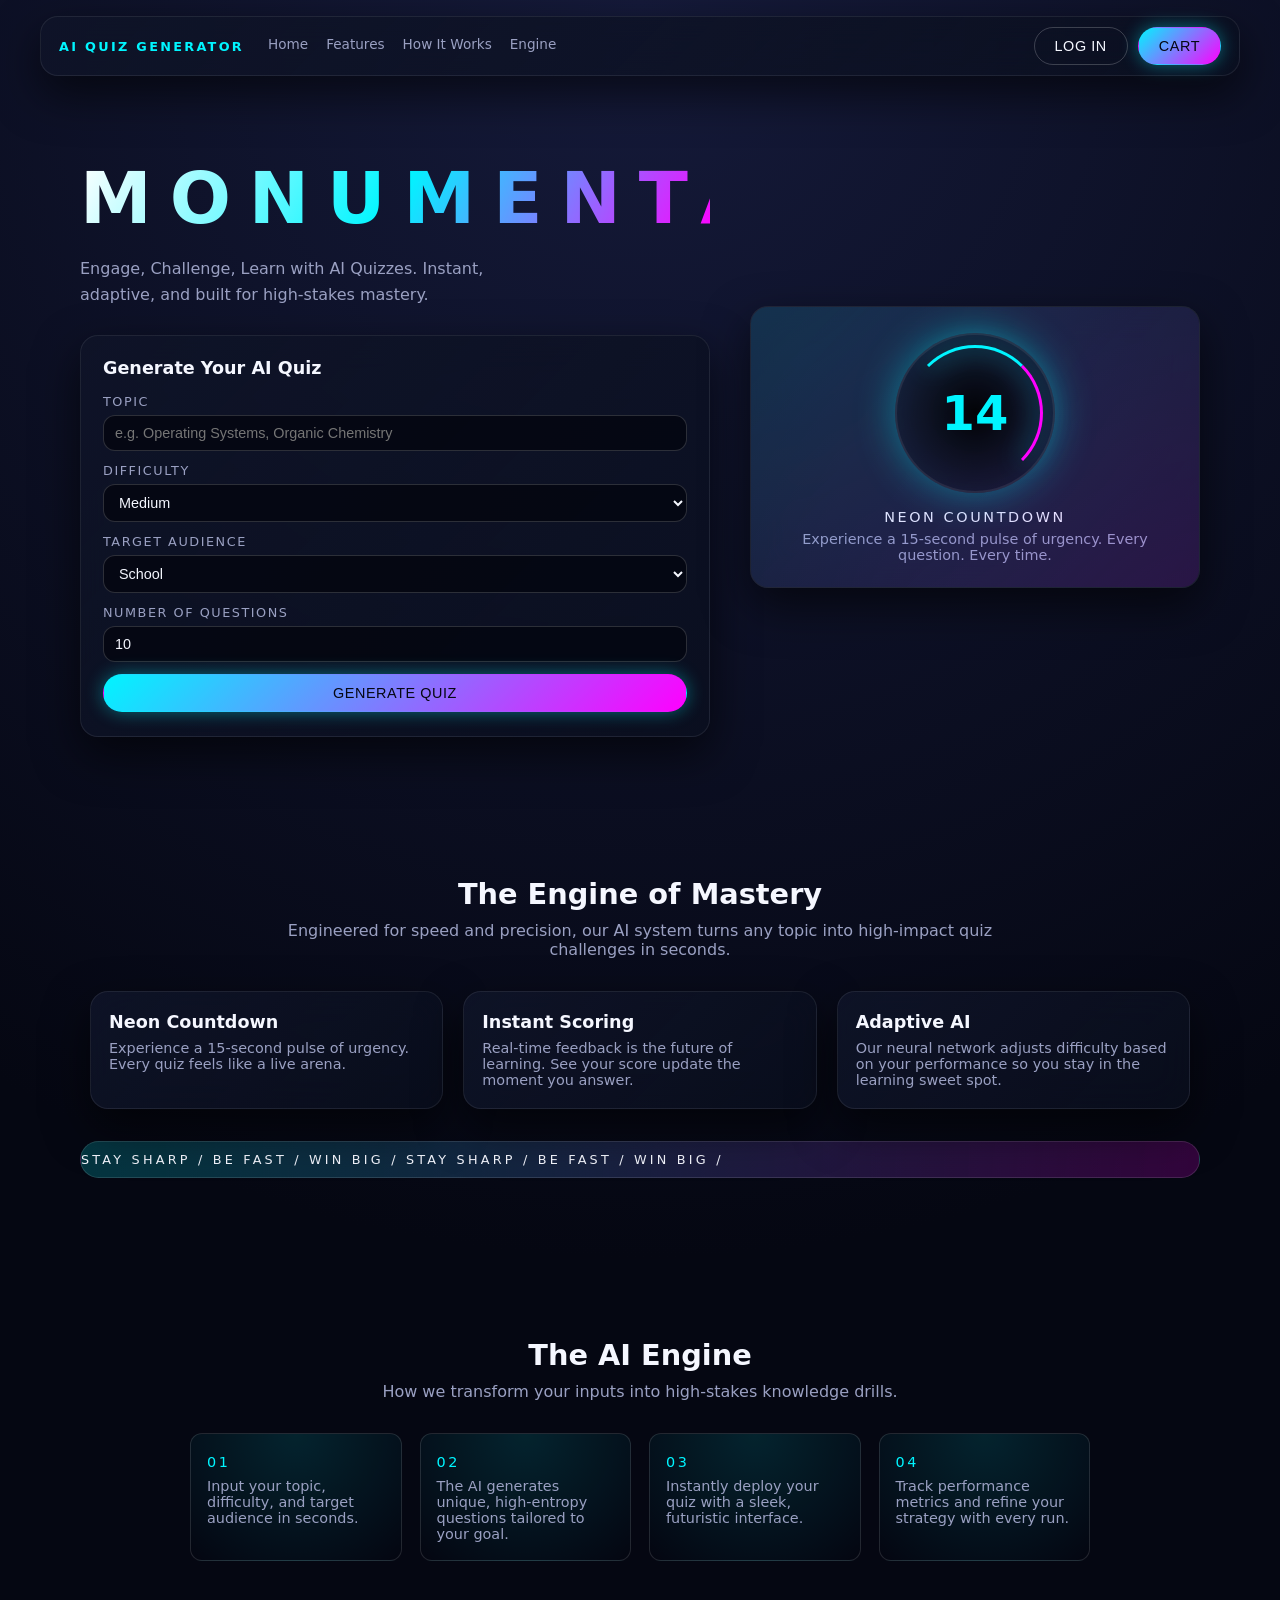
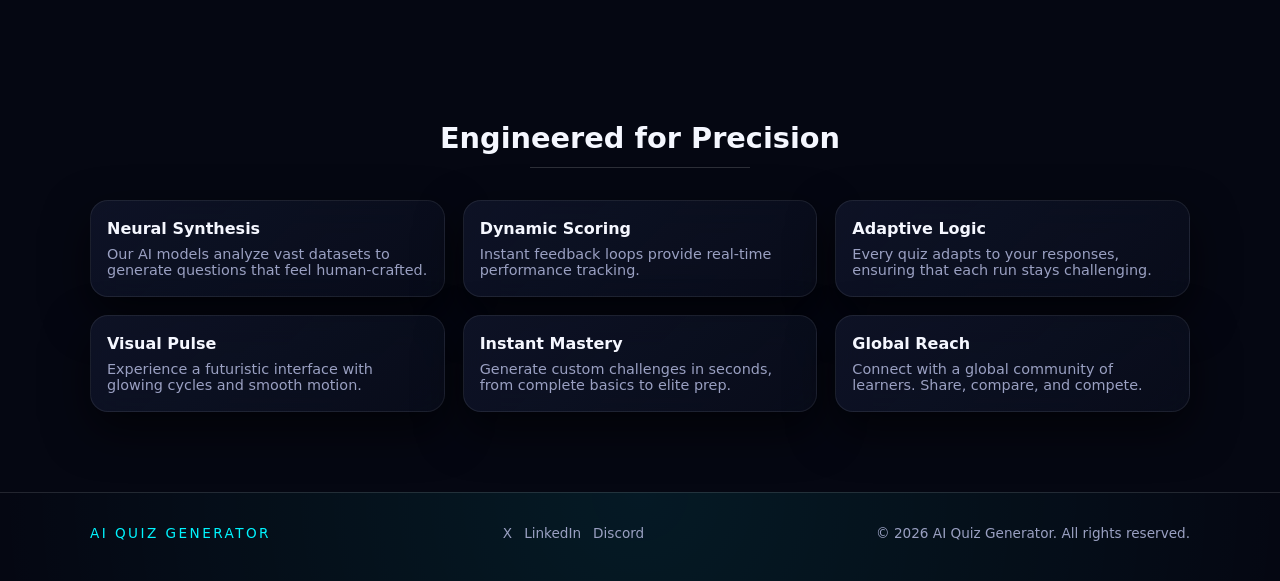
<file: sample 1/index.html>
<!DOCTYPE html>
<html lang="en">
<head>
  <meta charset="UTF-8" />
  <title>AI Quiz Generator</title>
  <meta name="viewport" content="width=device-width, initial-scale=1" />
  <link rel="stylesheet" href="styles.css" />
</head>
<body>
  <!-- HEADER (matches: Header) -->
  <header class="site-header glass">
    <div class="logo">AI QUIZ GENERATOR</div>
    <nav class="main-nav">
      <a href="#hero">Home</a>
      <a href="#features">Features</a>
      <a href="#how-it-works">How It Works</a>
      <a href="#engine">Engine</a>
    </nav>
    <div class="header-actions">
      <button class="btn ghost">Log In</button>
      <button class="btn primary">Cart</button>
    </div>
  </header>

  <!-- HERO (matches: Hero section text + form + image) -->
  <section id="hero" class="hero-section">
    <div class="hero-inner">
      <div class="hero-copy">
        <h1 class="hero-title">MONUMENTAL</h1>
        <p class="hero-subtitle">
          Engage, Challenge, Learn with AI Quizzes. Instant, adaptive, and built for high‑stakes mastery.
        </p>

        <!-- This mirrors your Wix form: topic, difficulty, audience, etc. -->
        <form class="hero-form glass" id="quiz-setup-form">
          <h2>Generate Your AI Quiz</h2>

          <label>
            Topic
            <input
              type="text"
              name="topic"
              placeholder="e.g. Operating Systems, Organic Chemistry"
              required
            />
          </label>

          <label>
            Difficulty
            <select name="difficulty" required>
              <option value="easy">Easy</option>
              <option value="medium" selected>Medium</option>
              <option value="hard">Hard</option>
            </select>
          </label>

          <label>
            Target Audience
            <select name="audience" required>
              <option value="school">School</option>
              <option value="college">College</option>
              <option value="competitive">Competitive Exams</option>
              <option value="corporate">Corporate Training</option>
            </select>
          </label>

          <label>
            Number of Questions
            <input
              type="number"
              name="questions"
              min="5"
              max="50"
              value="10"
              required
            />
          </label>

          <button type="submit" class="btn primary full-width">
            Generate Quiz
          </button>
        </form>
      </div>

      <!-- Right side: visual that stands in for your hero image + countdown -->
      <div class="hero-visual glass">
        <div class="countdown-ring">
          <span id="countdown">15</span>
        </div>
        <p class="countdown-label">Neon Countdown</p>
        <p class="countdown-text">
          Experience a 15‑second pulse of urgency. Every question. Every time.
        </p>
      </div>
    </div>
  </section>

  <!-- FEATURES (matches: “The Engine of Mastery” + 3 feature blocks + running text) -->
  <section id="features" class="section features-section">
    <header class="section-header">
      <h2>The Engine of Mastery</h2>
      <p>
        Engineered for speed and precision, our AI system turns any topic into
        high‑impact quiz challenges in seconds.
      </p>
    </header>

    <div class="features-grid">
      <article class="feature-card glass">
        <h3>Neon Countdown</h3>
        <p>
          Experience a 15‑second pulse of urgency. Every quiz feels like a live arena.
        </p>
      </article>
      <article class="feature-card glass">
        <h3>Instant Scoring</h3>
        <p>
          Real‑time feedback is the future of learning. See your score update the moment you answer.
        </p>
      </article>
      <article class="feature-card glass">
        <h3>Adaptive AI</h3>
        <p>
          Our neural network adjusts difficulty based on your performance so you stay in the learning sweet spot.
        </p>
      </article>
    </div>

    <div class="marquee">
      <div class="marquee-inner">
        STAY SHARP / BE FAST / WIN BIG / STAY SHARP / BE FAST / WIN BIG /
      </div>
    </div>
  </section>

  <!-- HOW IT WORKS (matches: “The AI Engine” 01–04 steps) -->
  <section id="how-it-works" class="section how-section">
    <header class="section-header">
      <h2>The AI Engine</h2>
      <p>How we transform your inputs into high‑stakes knowledge drills.</p>
    </header>

    <div class="steps">
      <div class="step">
        <span class="step-number">01</span>
        <p class="step-text">
          Input your topic, difficulty, and target audience in seconds.
        </p>
      </div>
      <div class="step">
        <span class="step-number">02</span>
        <p class="step-text">
          The AI generates unique, high‑entropy questions tailored to your goal.
        </p>
      </div>
      <div class="step">
        <span class="step-number">03</span>
        <p class="step-text">
          Instantly deploy your quiz with a sleek, futuristic interface.
        </p>
      </div>
      <div class="step">
        <span class="step-number">04</span>
        <p class="step-text">
          Track performance metrics and refine your strategy with every run.
        </p>
      </div>
    </div>
  </section>

  <!-- ENGINEERED FOR PRECISION (matches: “Engineered for Precision” + 6 feature rows) -->
  <section id="engine" class="section engine-section">
    <header class="section-header">
      <h2>Engineered for Precision</h2>
      <hr />
    </header>

    <div class="engine-grid">
      <article class="engine-card glass">
        <h3>Neural Synthesis</h3>
        <p>
          Our AI models analyze vast datasets to generate questions that feel human‑crafted.
        </p>
      </article>
      <article class="engine-card glass">
        <h3>Dynamic Scoring</h3>
        <p>
          Instant feedback loops provide real‑time performance tracking.
        </p>
      </article>
      <article class="engine-card glass">
        <h3>Adaptive Logic</h3>
        <p>
          Every quiz adapts to your responses, ensuring that each run stays challenging.
        </p>
      </article>
      <article class="engine-card glass">
        <h3>Visual Pulse</h3>
        <p>
          Experience a futuristic interface with glowing cycles and smooth motion.
        </p>
      </article>
      <article class="engine-card glass">
        <h3>Instant Mastery</h3>
        <p>
          Generate custom challenges in seconds, from complete basics to elite prep.
        </p>
      </article>
      <article class="engine-card glass">
        <h3>Global Reach</h3>
        <p>
          Connect with a global community of learners. Share, compare, and compete.
        </p>
      </article>
    </div>
  </section>

  <!-- FOOTER (matches: logo + name + social + © text) -->
  <footer class="site-footer">
    <div class="footer-inner">
      <div class="footer-brand">AI QUIZ GENERATOR</div>
      <div class="footer-social">
        <a href="#">X</a>
        <a href="#">LinkedIn</a>
        <a href="#">Discord</a>
      </div>
      <div class="footer-copy">
        © 2026 AI Quiz Generator. All rights reserved.
      </div>
    </div>
  </footer>

  <script src="script.js"></script>
</body>
</html>
</file>
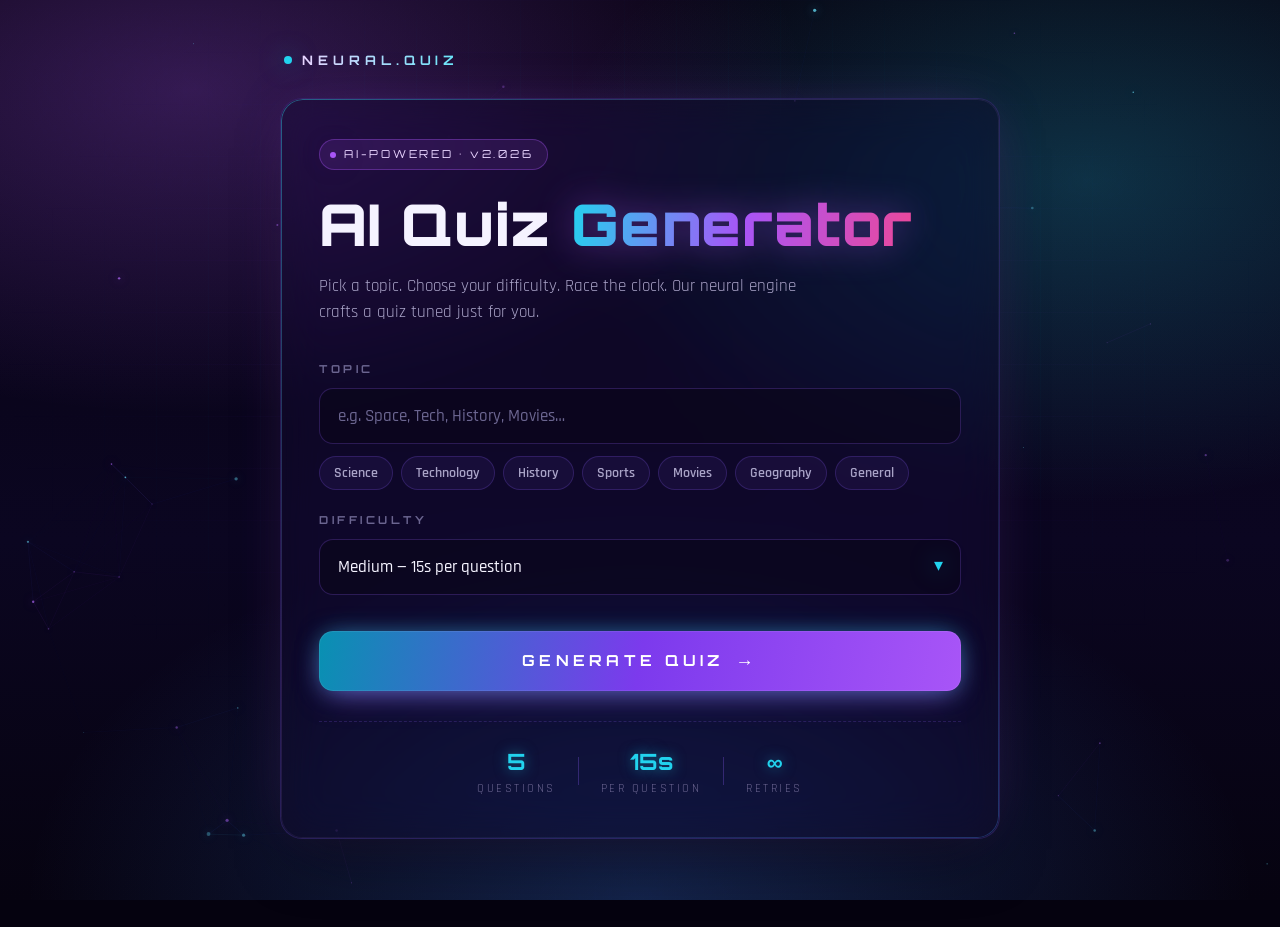
<file: sample 2/index.html>
<!doctype html>
<html lang="en">
<head>
    <meta charset="utf-8" />
    <meta name="viewport" content="width=device-width, initial-scale=1" />
    <meta name="theme-color" content="#06010f" />
    <title>AI Quiz Generator — Neon Edition</title>
    <link rel="preconnect" href="https://fonts.googleapis.com" />
    <link rel="preconnect" href="https://fonts.gstatic.com" crossorigin />
    <link href="https://fonts.googleapis.com/css2?family=Orbitron:wght@500;700;900&family=Rajdhani:wght@400;500;600;700&display=swap" rel="stylesheet" />

    <style>
        :root {
            --bg-deep:        #05020f;
            --panel:          rgba(18, 12, 42, 0.45);
            --panel-border:   rgba(139, 92, 246, 0.22);
            --neon-cyan:      #22d3ee;
            --neon-blue:      #3b82f6;
            --neon-purple:    #a855f7;
            --neon-pink:      #ec4899;
            --neon-green:     #22c55e;
            --neon-red:       #ef4444;
            --text-primary:   #f5f3ff;
            --text-secondary: #a9a3c7;
            --text-muted:     #6b6590;
            --radius-lg: 22px;
            --radius-md: 14px;
            --font-display: 'Orbitron', 'Rajdhani', sans-serif;
            --font-body:    'Rajdhani', 'Orbitron', sans-serif;
        }
        * { box-sizing: border-box; margin: 0; padding: 0; }
        *::selection { background: var(--neon-cyan); color: #05020f; }
        html, body {
            min-height: 100vh;
            background: var(--bg-deep);
            color: var(--text-primary);
            font-family: var(--font-body);
            font-size: 16px;
            line-height: 1.55;
            overflow-x: hidden;
        }
        body { position: relative; min-height: 100vh; }

        .bg-layer { position: fixed; inset: 0; pointer-events: none; z-index: 0; }
        .bg-gradient {
            background:
                radial-gradient(ellipse 80% 60% at 15% 10%, rgba(168, 85, 247, 0.28), transparent 60%),
                radial-gradient(ellipse 70% 60% at 85% 20%, rgba(34, 211, 238, 0.22), transparent 60%),
                radial-gradient(ellipse 80% 70% at 50% 100%, rgba(59, 130, 246, 0.25), transparent 60%),
                linear-gradient(180deg, #06010f 0%, #0a0520 60%, #05020f 100%);
            animation: bg-shift 22s ease-in-out infinite alternate;
        }
        @keyframes bg-shift {
            0%   { filter: hue-rotate(0deg) saturate(1);   }
            100% { filter: hue-rotate(30deg) saturate(1.2); }
        }
        .bg-mesh {
            background-image:
                linear-gradient(rgba(139, 92, 246, 0.06) 1px, transparent 1px),
                linear-gradient(90deg, rgba(34, 211, 238, 0.05) 1px, transparent 1px);
            background-size: 52px 52px, 52px 52px;
            mask-image: radial-gradient(ellipse 70% 70% at 50% 40%, #000 30%, transparent 75%);
            -webkit-mask-image: radial-gradient(ellipse 70% 70% at 50% 40%, #000 30%, transparent 75%);
            opacity: 0.6;
        }
        .bg-grain {
            background-image: url("data:image/svg+xml,%3Csvg viewBox='0 0 200 200' xmlns='http://www.w3.org/2000/svg'%3E%3Cfilter id='n'%3E%3CfeTurbulence type='fractalNoise' baseFrequency='0.9' numOctaves='2' stitchTiles='stitch'/%3E%3CfeColorMatrix values='0 0 0 0 1  0 0 0 0 1  0 0 0 0 1  0 0 0 0.07 0'/%3E%3C/filter%3E%3Crect width='100%25' height='100%25' filter='url(%23n)'/%3E%3C/svg%3E");
            opacity: 0.4;
            mix-blend-mode: overlay;
        }
        #particles { z-index: 0; }

        .app-root {
            position: relative;
            z-index: 2;
            min-height: 100vh;
            width: 100%;
            display: flex;
            align-items: center;
            justify-content: center;
            padding: 48px 20px 88px;
        }
        .page {
            width: 100%;
            max-width: 720px;
            display: none;
            animation: page-in 0.55s cubic-bezier(0.2, 0.8, 0.2, 1);
        }
        .page-active { display: block; }
        @keyframes page-in {
            0%   { opacity: 0; transform: translateY(18px) scale(0.985); }
            100% { opacity: 1; transform: translateY(0) scale(1); }
        }

        .glass-card {
            position: relative;
            background: var(--panel);
            border: 1px solid var(--panel-border);
            border-radius: var(--radius-lg);
            padding: 40px 38px;
            backdrop-filter: blur(22px) saturate(140%);
            -webkit-backdrop-filter: blur(22px) saturate(140%);
            box-shadow:
                0 30px 60px -20px rgba(0, 0, 0, 0.6),
                0 0 0 1px rgba(255, 255, 255, 0.03) inset,
                0 0 60px -20px rgba(168, 85, 247, 0.35);
            overflow: hidden;
        }
        .glass-card::before {
            content: '';
            position: absolute;
            inset: 0;
            border-radius: inherit;
            padding: 1px;
            background: linear-gradient(135deg, rgba(34, 211, 238, 0.4), rgba(168, 85, 247, 0.15) 40%, transparent 60%, rgba(59, 130, 246, 0.3) 100%);
            -webkit-mask: linear-gradient(#000, #000) content-box, linear-gradient(#000, #000);
            mask: linear-gradient(#000, #000) content-box, linear-gradient(#000, #000);
            -webkit-mask-composite: xor;
                    mask-composite: exclude;
            pointer-events: none;
        }

        .brand {
            display: inline-flex;
            align-items: center;
            gap: 10px;
            font-family: var(--font-display);
            font-weight: 700;
            font-size: 13px;
            letter-spacing: 0.38em;
            color: var(--text-secondary);
            margin-bottom: 28px;
            padding-left: 4px;
        }
        .brand-dot {
            width: 8px; height: 8px;
            border-radius: 50%;
            background: var(--neon-cyan);
            box-shadow: 0 0 24px rgba(34, 211, 238, 0.55);
            animation: pulse 2s ease-in-out infinite;
        }
        .brand-text { background: linear-gradient(90deg, #e9d5ff, #67e8f9); -webkit-background-clip: text; background-clip: text; color: transparent; }
        @keyframes pulse {
            0%, 100% { opacity: 1; transform: scale(1); }
            50%      { opacity: 0.6; transform: scale(1.15); }
        }

        .badge-pill {
            display: inline-flex;
            align-items: center;
            gap: 8px;
            padding: 6px 14px 6px 10px;
            background: rgba(168, 85, 247, 0.12);
            border: 1px solid rgba(168, 85, 247, 0.35);
            border-radius: 999px;
            font-family: var(--font-display);
            font-size: 11px;
            letter-spacing: 0.25em;
            color: #e9d5ff;
            margin-bottom: 24px;
        }
        .pulse-dot {
            width: 6px; height: 6px;
            border-radius: 50%;
            background: var(--neon-purple);
            box-shadow: 0 0 28px rgba(168, 85, 247, 0.5);
            animation: pulse 1.8s ease-in-out infinite;
        }

        .title {
            font-family: var(--font-display);
            font-weight: 900;
            font-size: clamp(2.4rem, 5.5vw, 3.6rem);
            line-height: 1.05;
            letter-spacing: 0.02em;
            margin-bottom: 18px;
            color: #f5f3ff;
        }
        .title-accent {
            background: linear-gradient(100deg, #22d3ee 0%, #a855f7 50%, #ec4899 100%);
            -webkit-background-clip: text;
            background-clip: text;
            color: transparent;
            filter: drop-shadow(0 0 18px rgba(168, 85, 247, 0.45));
        }
        .subtitle {
            font-size: 1.05rem;
            color: var(--text-secondary);
            max-width: 520px;
            margin-bottom: 36px;
        }

        .form-group { margin-bottom: 22px; }
        .form-label {
            display: block;
            font-family: var(--font-display);
            font-size: 11px;
            font-weight: 700;
            letter-spacing: 0.32em;
            color: var(--text-muted);
            margin-bottom: 10px;
        }
        .input-wrap, .select-wrap { position: relative; }
        .form-input, .form-select {
            width: 100%;
            padding: 16px 18px;
            background: rgba(10, 6, 26, 0.6);
            border: 1px solid rgba(139, 92, 246, 0.25);
            border-radius: var(--radius-md);
            color: var(--text-primary);
            font-family: var(--font-body);
            font-size: 1.05rem;
            font-weight: 500;
            outline: none;
            transition: border-color 0.3s ease, box-shadow 0.3s ease, background 0.3s ease;
        }
        .form-input::placeholder { color: var(--text-muted); }
        .form-input:focus, .form-select:focus {
            border-color: var(--neon-cyan);
            box-shadow: 0 0 0 3px rgba(34, 211, 238, 0.15), 0 0 28px -4px rgba(34, 211, 238, 0.55);
            background: rgba(10, 6, 26, 0.8);
        }
        .form-select { appearance: none; -webkit-appearance: none; padding-right: 44px; cursor: pointer; }
        .form-select option { background: #0a0520; color: var(--text-primary); }
        .select-chevron {
            position: absolute; right: 18px; top: 50%; transform: translateY(-50%);
            color: var(--neon-cyan); font-size: 1.1rem; pointer-events: none;
            text-shadow: 0 0 24px rgba(34, 211, 238, 0.55);
        }

        .chip-row { display: flex; flex-wrap: wrap; gap: 8px; margin-top: 12px; }
        .chip {
            padding: 7px 14px;
            background: rgba(139, 92, 246, 0.08);
            border: 1px solid rgba(139, 92, 246, 0.22);
            color: var(--text-secondary);
            border-radius: 999px;
            font-family: var(--font-body);
            font-size: 0.88rem;
            font-weight: 600;
            cursor: pointer;
            transition: background 0.25s ease, border-color 0.25s ease, color 0.25s ease, transform 0.25s ease;
        }
        .chip:hover {
            background: rgba(34, 211, 238, 0.12);
            border-color: var(--neon-cyan);
            color: #e0f9ff;
            transform: translateY(-1px);
        }
        .chip.active {
            background: linear-gradient(120deg, rgba(34, 211, 238, 0.22), rgba(168, 85, 247, 0.22));
            border-color: var(--neon-cyan);
            color: #fff;
            box-shadow: 0 0 16px rgba(34, 211, 238, 0.4);
        }

        .btn-neon {
            position: relative;
            display: inline-flex;
            align-items: center;
            justify-content: center;
            gap: 12px;
            width: 100%;
            padding: 18px 28px;
            margin-top: 14px;
            background: linear-gradient(100deg, #0891b2 0%, #7c3aed 50%, #a855f7 100%);
            color: #fff;
            font-family: var(--font-display);
            font-size: 0.95rem;
            font-weight: 700;
            letter-spacing: 0.28em;
            border: none;
            border-radius: var(--radius-md);
            cursor: pointer;
            overflow: hidden;
            transition: transform 0.25s ease, box-shadow 0.35s ease, filter 0.3s ease;
            box-shadow:
                0 10px 30px -8px rgba(168, 85, 247, 0.55),
                0 0 24px -4px rgba(34, 211, 238, 0.55),
                0 0 0 1px rgba(255, 255, 255, 0.08) inset;
        }
        .btn-neon::before {
            content: '';
            position: absolute;
            inset: 0;
            background: linear-gradient(100deg, transparent 30%, rgba(255,255,255,0.22) 50%, transparent 70%);
            transform: translateX(-120%);
            transition: transform 0.7s ease;
        }
        .btn-neon:hover {
            transform: translateY(-2px);
            filter: brightness(1.08);
            box-shadow:
                0 14px 36px -8px rgba(168, 85, 247, 0.75),
                0 0 48px -4px rgba(34, 211, 238, 0.7),
                0 0 0 1px rgba(255, 255, 255, 0.15) inset;
        }
        .btn-neon:hover::before { transform: translateX(120%); }
        .btn-neon:active { transform: translateY(0); }
        .btn-arrow { font-size: 1.15rem; transition: transform 0.25s ease; }
        .btn-neon:hover .btn-arrow { transform: translateX(4px); }

        .btn-ghost {
            background: transparent;
            border: 1px solid rgba(139, 92, 246, 0.3);
            color: var(--text-secondary);
            padding: 10px 18px;
            border-radius: 999px;
            font-family: var(--font-body);
            font-weight: 600;
            cursor: pointer;
            transition: all 0.25s ease;
        }
        .btn-ghost:hover {
            border-color: var(--neon-cyan);
            color: var(--neon-cyan);
            background: rgba(34, 211, 238, 0.06);
        }
        .btn-ghost-alt {
            background: transparent;
            border: 1px solid rgba(139, 92, 246, 0.35);
            color: var(--text-secondary);
            padding: 14px 24px;
            border-radius: var(--radius-md);
            font-family: var(--font-display);
            font-size: 0.78rem;
            font-weight: 700;
            letter-spacing: 0.22em;
            cursor: pointer;
            transition: all 0.25s ease;
        }
        .btn-ghost-alt:hover {
            border-color: var(--neon-cyan);
            color: #fff;
            background: rgba(34, 211, 238, 0.08);
            box-shadow: 0 0 24px -4px rgba(34, 211, 238, 0.4);
        }

        .meta-row {
            display: flex;
            align-items: center;
            justify-content: center;
            gap: 22px;
            margin-top: 30px;
            padding-top: 22px;
            border-top: 1px dashed rgba(139, 92, 246, 0.2);
        }
        .meta-item { display: flex; flex-direction: column; align-items: center; gap: 2px; }
        .meta-value {
            font-family: var(--font-display);
            font-weight: 700;
            font-size: 1.4rem;
            color: var(--neon-cyan);
            text-shadow: 0 0 14px rgba(34, 211, 238, 0.5);
        }
        .meta-key { font-size: 0.72rem; letter-spacing: 0.22em; text-transform: uppercase; color: var(--text-muted); }
        .meta-divider { width: 1px; height: 28px; background: rgba(139, 92, 246, 0.3); }

        .quiz-header { display: flex; align-items: center; justify-content: space-between; gap: 20px; margin-bottom: 22px; padding: 0 6px; }
        .progress-wrap { flex: 1; }
        .progress-label {
            font-family: var(--font-display);
            font-size: 0.78rem;
            letter-spacing: 0.26em;
            color: var(--text-secondary);
            margin-bottom: 10px;
        }
        .progress-label span { color: var(--neon-cyan); font-weight: 700; }
        .progress-bar {
            height: 6px;
            background: rgba(139, 92, 246, 0.14);
            border-radius: 999px;
            overflow: hidden;
            border: 1px solid rgba(139, 92, 246, 0.2);
        }
        .progress-fill {
            height: 100%;
            width: 0%;
            background: linear-gradient(90deg, #22d3ee, #a855f7, #ec4899);
            box-shadow: 0 0 18px rgba(168, 85, 247, 0.6);
            border-radius: 999px;
            transition: width 0.5s cubic-bezier(0.2, 0.8, 0.2, 1);
        }

        .timer-box { position: relative; width: 78px; height: 78px; display: flex; align-items: center; justify-content: center; flex-shrink: 0; }
        .timer-ring { position: absolute; inset: 3px; transform: rotate(-90deg); }
        .timer-ring-bg { fill: rgba(10, 6, 26, 0.7); stroke: rgba(139, 92, 246, 0.25); stroke-width: 4; }
        .timer-ring-fg {
            fill: none;
            stroke: var(--neon-cyan);
            stroke-width: 4;
            stroke-linecap: round;
            stroke-dasharray: 188.5;
            stroke-dashoffset: 0;
            filter: drop-shadow(0 0 8px rgba(34, 211, 238, 0.8));
            transition: stroke-dashoffset 1s linear, stroke 0.3s ease, filter 0.3s ease;
        }
        .timer-value {
            position: relative;
            font-family: var(--font-display);
            font-weight: 700;
            font-size: 1.5rem;
            color: var(--neon-cyan);
            text-shadow: 0 0 14px rgba(34, 211, 238, 0.6);
            z-index: 1;
        }
        .timer-box.low .timer-ring-fg { stroke: var(--neon-red); filter: drop-shadow(0 0 12px rgba(239, 68, 68, 0.9)); }
        .timer-box.low .timer-value {
            color: #ff8b8b;
            text-shadow: 0 0 16px rgba(239, 68, 68, 0.8);
            animation: timer-pulse 0.6s ease-in-out infinite;
        }
        @keyframes timer-pulse {
            0%, 100% { transform: scale(1);   }
            50%      { transform: scale(1.15); }
        }

        .quiz-card { padding: 34px 32px 28px; }
        .quiz-topic-tag {
            display: inline-block;
            padding: 5px 12px;
            background: rgba(34, 211, 238, 0.1);
            border: 1px solid rgba(34, 211, 238, 0.3);
            border-radius: 999px;
            font-family: var(--font-display);
            font-size: 0.7rem;
            letter-spacing: 0.3em;
            color: var(--neon-cyan);
            margin-bottom: 18px;
        }
        .question-text {
            font-family: var(--font-display);
            font-weight: 500;
            font-size: clamp(1.3rem, 2.8vw, 1.7rem);
            line-height: 1.4;
            color: #fff;
            margin-bottom: 28px;
        }

        .options-grid { display: grid; grid-template-columns: 1fr 1fr; gap: 14px; }
        .option-card {
            position: relative;
            display: flex;
            align-items: center;
            gap: 14px;
            padding: 18px 20px;
            background: rgba(18, 12, 42, 0.5);
            border: 1px solid rgba(139, 92, 246, 0.22);
            border-radius: var(--radius-md);
            cursor: pointer;
            text-align: left;
            color: var(--text-primary);
            font-family: var(--font-body);
            font-size: 1rem;
            font-weight: 500;
            transition: border-color 0.25s ease, transform 0.25s ease, background 0.25s ease, box-shadow 0.3s ease;
            overflow: hidden;
        }
        .option-card::before {
            content: '';
            position: absolute;
            inset: 0;
            background: radial-gradient(circle at var(--mx, 50%) var(--my, 50%), rgba(34, 211, 238, 0.16), transparent 55%);
            opacity: 0;
            transition: opacity 0.3s ease;
            pointer-events: none;
        }
        .option-card:hover {
            border-color: var(--neon-cyan);
            transform: translateY(-2px);
            background: rgba(34, 211, 238, 0.06);
            box-shadow: 0 10px 30px -10px rgba(34, 211, 238, 0.5);
        }
        .option-card:hover::before { opacity: 1; }
        .option-letter {
            flex-shrink: 0;
            width: 36px; height: 36px;
            display: flex; align-items: center; justify-content: center;
            background: rgba(139, 92, 246, 0.16);
            border: 1px solid rgba(139, 92, 246, 0.4);
            border-radius: 10px;
            font-family: var(--font-display);
            font-weight: 700;
            font-size: 0.95rem;
            color: #e9d5ff;
            transition: all 0.25s ease;
        }
        .option-card:hover .option-letter {
            background: rgba(34, 211, 238, 0.2);
            border-color: var(--neon-cyan);
            color: #a5f3fc;
        }
        .option-card.selected {
            border-color: var(--neon-purple);
            background: rgba(168, 85, 247, 0.14);
            box-shadow: 0 0 0 2px rgba(168, 85, 247, 0.3), 0 0 32px -4px rgba(168, 85, 247, 0.6);
        }
        .option-card.selected .option-letter {
            background: linear-gradient(135deg, var(--neon-cyan), var(--neon-purple));
            border-color: transparent;
            color: #fff;
            box-shadow: 0 0 14px rgba(168, 85, 247, 0.6);
        }
        .option-text { flex: 1; line-height: 1.4; }
        .quiz-footer { display: flex; justify-content: flex-end; margin-top: 24px; }

        .result-card { padding: 44px 38px 34px; }
        .result-header { text-align: center; }
        .result-badge {
            display: inline-block;
            padding: 6px 14px;
            background: rgba(34, 211, 238, 0.12);
            border: 1px solid rgba(34, 211, 238, 0.4);
            border-radius: 999px;
            font-family: var(--font-display);
            font-size: 0.7rem;
            letter-spacing: 0.32em;
            color: var(--neon-cyan);
            margin-bottom: 14px;
        }
        .result-title {
            font-family: var(--font-display);
            font-weight: 700;
            font-size: 2.2rem;
            color: #fff;
            margin-bottom: 26px;
        }
        .score-circle { position: relative; width: 180px; height: 180px; margin: 0 auto 26px; }
        .score-circle svg { transform: rotate(-90deg); }
        .score-ring-bg { fill: rgba(10, 6, 26, 0.5); stroke: rgba(139, 92, 246, 0.22); stroke-width: 8; }
        .score-ring-fg {
            fill: none;
            stroke: #a855f7;
            stroke-width: 8;
            stroke-linecap: round;
            stroke-dasharray: 490.1;
            stroke-dashoffset: 490.1;
            filter: drop-shadow(0 0 14px rgba(168, 85, 247, 0.7));
            transition: stroke-dashoffset 1.2s cubic-bezier(0.2, 0.8, 0.2, 1);
        }
        .score-inner { position: absolute; inset: 0; display: flex; align-items: center; justify-content: center; gap: 4px; }
        .score-value {
            font-family: var(--font-display);
            font-size: 3.2rem;
            font-weight: 900;
            background: linear-gradient(120deg, #22d3ee, #a855f7);
            -webkit-background-clip: text;
            background-clip: text;
            color: transparent;
            filter: drop-shadow(0 0 18px rgba(168, 85, 247, 0.4));
        }
        .score-total { font-family: var(--font-display); font-size: 1.3rem; color: var(--text-muted); font-weight: 500; margin-top: 14px; }
        .result-message { font-size: 1.1rem; color: var(--text-secondary); margin-bottom: 24px; font-weight: 500; }

        .result-stats { display: grid; grid-template-columns: repeat(3, 1fr); gap: 14px; margin-bottom: 36px; }
        .stat {
            padding: 16px 10px;
            background: rgba(18, 12, 42, 0.5);
            border: 1px solid rgba(139, 92, 246, 0.2);
            border-radius: var(--radius-md);
            display: flex;
            flex-direction: column;
            align-items: center;
            gap: 6px;
        }
        .stat-num { font-family: var(--font-display); font-size: 1.7rem; font-weight: 700; }
        .stat-correct { color: var(--neon-green); text-shadow: 0 0 12px rgba(34, 197, 94, 0.5); }
        .stat-wrong   { color: var(--neon-red);   text-shadow: 0 0 12px rgba(239, 68, 68, 0.5); }
        .stat-skipped { color: #facc15; text-shadow: 0 0 12px rgba(250, 204, 21, 0.4); }
        .stat-label { font-size: 0.72rem; letter-spacing: 0.2em; text-transform: uppercase; color: var(--text-muted); }

        .review-section { margin-bottom: 26px; }
        .review-title {
            font-family: var(--font-display);
            font-size: 0.78rem;
            letter-spacing: 0.3em;
            color: var(--text-muted);
            text-align: left;
            margin-bottom: 16px;
            padding-left: 4px;
        }
        .review-list { display: flex; flex-direction: column; gap: 12px; }
        .review-item {
            padding: 16px 18px;
            background: rgba(18, 12, 42, 0.45);
            border: 1px solid rgba(139, 92, 246, 0.18);
            border-radius: var(--radius-md);
            text-align: left;
            animation: page-in 0.4s ease both;
        }
        .review-item-head {
            display: flex; align-items: center; gap: 10px;
            margin-bottom: 10px;
            font-family: var(--font-display);
            font-size: 0.75rem;
            letter-spacing: 0.24em;
            color: var(--text-muted);
        }
        .review-status { padding: 3px 10px; border-radius: 999px; font-size: 0.66rem; letter-spacing: 0.2em; font-weight: 700; }
        .review-status.correct { background: rgba(34, 197, 94, 0.14); color: #86efac; border: 1px solid rgba(34, 197, 94, 0.4); }
        .review-status.wrong   { background: rgba(239, 68, 68, 0.14); color: #fca5a5; border: 1px solid rgba(239, 68, 68, 0.4); }
        .review-status.skipped { background: rgba(250, 204, 21, 0.12); color: #fde68a; border: 1px solid rgba(250, 204, 21, 0.4); }
        .review-q { font-family: var(--font-display); font-weight: 500; font-size: 1rem; color: #fff; margin-bottom: 10px; line-height: 1.4; }
        .review-ans { display: flex; flex-wrap: wrap; gap: 12px; font-size: 0.92rem; color: var(--text-secondary); }
        .review-ans b { font-weight: 600; color: var(--text-primary); }
        .review-ans .your    { color: #fca5a5; }
        .review-ans .right   { color: #86efac; }
        .review-item.correct-item { border-color: rgba(34, 197, 94, 0.4); box-shadow: 0 0 24px -8px rgba(34, 197, 94, 0.3); }
        .review-item.wrong-item   { border-color: rgba(239, 68, 68, 0.4); box-shadow: 0 0 24px -8px rgba(239, 68, 68, 0.3); }
        .review-item.skipped-item { border-color: rgba(250, 204, 21, 0.35); }

        .result-actions { display: flex; flex-direction: column; gap: 12px; align-items: stretch; }

        @media (max-width: 620px) {
            .app-root { padding: 24px 14px 88px; }
            .glass-card { padding: 28px 22px; border-radius: 18px; }
            .options-grid { grid-template-columns: 1fr; }
            .title { font-size: clamp(2rem, 9vw, 2.8rem); }
            .quiz-header { gap: 14px; }
            .timer-box { width: 68px; height: 68px; }
            .timer-value { font-size: 1.25rem; }
            .result-title { font-size: 1.7rem; }
            .score-circle { width: 150px; height: 150px; }
            .score-value { font-size: 2.5rem; }
            .meta-row { gap: 12px; }
            .meta-value { font-size: 1.1rem; }
            .brand { margin-bottom: 20px; }
        }
        @media (max-width: 400px) {
            .result-stats { grid-template-columns: 1fr 1fr; }
            .result-stats .stat:last-child { grid-column: span 2; }
            .chip { font-size: 0.82rem; padding: 6px 12px; }
        }
    </style>
</head>
<body>
    <div class="bg-layer bg-gradient"></div>
    <div class="bg-layer bg-mesh"></div>
    <div class="bg-layer bg-grain"></div>
    <canvas id="particles" class="bg-layer"></canvas>

    <main id="app" class="app-root">

        <!-- ============== HOME PAGE ============== -->
        <section id="page-home" class="page page-active">
            <div class="brand">
                <span class="brand-dot"></span>
                <span class="brand-text">NEURAL.QUIZ</span>
            </div>

            <div class="glass-card home-card">
                <div class="badge-pill">
                    <span class="pulse-dot"></span>
                    AI-POWERED &middot; v2.026
                </div>

                <h1 class="title">AI Quiz <span class="title-accent">Generator</span></h1>

                <p class="subtitle">
                    Pick a topic. Choose your difficulty. Race the clock.
                    Our neural engine crafts a quiz tuned just for you.
                </p>

                <div class="form-group">
                    <label for="topic-input" class="form-label">TOPIC</label>
                    <div class="input-wrap">
                        <input id="topic-input" type="text" class="form-input"
                               placeholder="e.g. Space, Tech, History, Movies…" autocomplete="off" />
                    </div>
                    <div class="chip-row">
                        <button class="chip" data-topic="Science">Science</button>
                        <button class="chip" data-topic="Technology">Technology</button>
                        <button class="chip" data-topic="History">History</button>
                        <button class="chip" data-topic="Sports">Sports</button>
                        <button class="chip" data-topic="Movies">Movies</button>
                        <button class="chip" data-topic="Geography">Geography</button>
                        <button class="chip" data-topic="General">General</button>
                    </div>
                </div>

                <div class="form-group">
                    <label for="difficulty-select" class="form-label">DIFFICULTY</label>
                    <div class="select-wrap">
                        <select id="difficulty-select" class="form-select">
                            <option value="Easy">Easy — 20s per question</option>
                            <option value="Medium" selected>Medium — 15s per question</option>
                            <option value="Hard">Hard — 10s per question</option>
                        </select>
                        <span class="select-chevron">▾</span>
                    </div>
                </div>

                <button id="generate-btn" class="btn-neon">
                    <span class="btn-label">GENERATE QUIZ</span>
                    <span class="btn-arrow">→</span>
                </button>

                <div class="meta-row">
                    <div class="meta-item"><span class="meta-value" id="meta-questions">5</span><span class="meta-key">questions</span></div>
                    <div class="meta-divider"></div>
                    <div class="meta-item"><span class="meta-value" id="meta-timer">15s</span><span class="meta-key">per question</span></div>
                    <div class="meta-divider"></div>
                    <div class="meta-item"><span class="meta-value">∞</span><span class="meta-key">retries</span></div>
                </div>
            </div>
        </section>

        <!-- ============== QUIZ PAGE ============== -->
        <section id="page-quiz" class="page">
            <header class="quiz-header">
                <div class="progress-wrap">
                    <div class="progress-label">
                        Question <span id="current-q-num">1</span> of <span id="total-q-num">5</span>
                    </div>
                    <div class="progress-bar"><div id="progress-fill" class="progress-fill"></div></div>
                </div>

                <div class="timer-box" id="timer-box">
                    <svg class="timer-ring" width="72" height="72" viewBox="0 0 72 72">
                        <circle cx="36" cy="36" r="30" class="timer-ring-bg"></circle>
                        <circle cx="36" cy="36" r="30" class="timer-ring-fg" id="timer-ring-fg"></circle>
                    </svg>
                    <span class="timer-value" id="timer-value">15</span>
                </div>
            </header>

            <div class="glass-card quiz-card">
                <div class="quiz-topic-tag" id="quiz-topic-tag">TOPIC</div>
                <h2 class="question-text" id="question-text">Question goes here</h2>
                <div class="options-grid" id="options-grid"></div>
                <div class="quiz-footer">
                    <button id="skip-btn" class="btn-ghost">Skip question →</button>
                </div>
            </div>
        </section>

        <!-- ============== RESULT PAGE ============== -->
        <section id="page-result" class="page">
            <div class="glass-card result-card">
                <div class="result-header">
                    <div class="result-badge">QUIZ COMPLETE</div>
                    <h1 class="result-title">Your Score</h1>

                    <div class="score-circle">
                        <svg width="180" height="180" viewBox="0 0 180 180">
                            <circle cx="90" cy="90" r="78" class="score-ring-bg"></circle>
                            <circle cx="90" cy="90" r="78" class="score-ring-fg" id="score-ring-fg"></circle>
                        </svg>
                        <div class="score-inner">
                            <span class="score-value" id="score-value">0</span>
                            <span class="score-total" id="score-total">/5</span>
                        </div>
                    </div>

                    <p class="result-message" id="result-message">Well done!</p>

                    <div class="result-stats">
                        <div class="stat"><span class="stat-num stat-correct" id="stat-correct">0</span><span class="stat-label">Correct</span></div>
                        <div class="stat"><span class="stat-num stat-wrong" id="stat-wrong">0</span><span class="stat-label">Wrong</span></div>
                        <div class="stat"><span class="stat-num stat-skipped" id="stat-skipped">0</span><span class="stat-label">Skipped</span></div>
                    </div>
                </div>

                <div class="review-section">
                    <h3 class="review-title">REVIEW · ANSWERS</h3>
                    <div id="review-list" class="review-list"></div>
                </div>

                <div class="result-actions">
                    <button id="try-again-btn" class="btn-neon">
                        <span class="btn-label">TRY AGAIN</span>
                        <span class="btn-arrow">↻</span>
                    </button>
                    <button id="new-topic-btn" class="btn-ghost-alt">Pick new topic</button>
                </div>
            </div>
        </section>
    </main>

    <script>
    (function () {
        'use strict';

        const QUESTION_BANK = {
            Science: [
                { q: 'What is the chemical symbol for gold?', options: ['Go','Gd','Au','Ag'], correct: 2, difficulty: 'Easy' },
                { q: 'Which planet is known as the Red Planet?', options: ['Venus','Mars','Jupiter','Saturn'], correct: 1, difficulty: 'Easy' },
                { q: 'How many bones are in the adult human body?', options: ['196','206','216','226'], correct: 1, difficulty: 'Medium' },
                { q: 'What gas do plants absorb from the atmosphere?', options: ['Oxygen','Nitrogen','Carbon Dioxide','Hydrogen'], correct: 2, difficulty: 'Easy' },
                { q: 'What is the speed of light in a vacuum (approx)?', options: ['300,000 km/s','150,000 km/s','1,080,000 km/s','30,000 km/s'], correct: 0, difficulty: 'Medium' },
                { q: 'Which particle has no electric charge?', options: ['Proton','Electron','Neutron','Positron'], correct: 2, difficulty: 'Medium' },
                { q: 'What is the hardest natural substance on Earth?', options: ['Gold','Iron','Diamond','Quartz'], correct: 2, difficulty: 'Easy' },
                { q: 'The mitochondria is known as the ____ of the cell.', options: ['Brain','Powerhouse','Factory','Storage'], correct: 1, difficulty: 'Easy' },
                { q: 'Which element has atomic number 1?', options: ['Helium','Hydrogen','Oxygen','Carbon'], correct: 1, difficulty: 'Easy' },
                { q: 'What force keeps planets in orbit around the Sun?', options: ['Magnetism','Friction','Gravity','Inertia'], correct: 2, difficulty: 'Easy' },
                { q: 'Who proposed the theory of general relativity?', options: ['Newton','Einstein','Hawking','Tesla'], correct: 1, difficulty: 'Medium' },
                { q: 'What is the pH value of pure water?', options: ['5','6','7','8'], correct: 2, difficulty: 'Medium' },
            ],
            Technology: [
                { q: 'What does "HTTP" stand for?', options: ['HyperText Transfer Protocol','High Transfer Text Protocol','HyperText Transmission Process','Hyper Tool Transfer Protocol'], correct: 0, difficulty: 'Easy' },
                { q: 'Who is the co-founder of Apple Inc.?', options: ['Bill Gates','Steve Jobs','Elon Musk','Mark Zuckerberg'], correct: 1, difficulty: 'Easy' },
                { q: 'Which language runs natively in web browsers?', options: ['Python','Java','JavaScript','C++'], correct: 2, difficulty: 'Easy' },
                { q: 'What does "CSS" stand for?', options: ['Cascading Style Sheets','Computer Style System','Creative Styling Syntax','Coded Style Scripts'], correct: 0, difficulty: 'Easy' },
                { q: 'Which company developed the Android OS?', options: ['Apple','Microsoft','Google','Samsung'], correct: 2, difficulty: 'Easy' },
                { q: 'What year was ChatGPT publicly launched?', options: ['2020','2021','2022','2023'], correct: 2, difficulty: 'Medium' },
                { q: 'What does "GPU" stand for?', options: ['General Purpose Unit','Graphics Processing Unit','Global Power Unit','Grand Processor Utility'], correct: 1, difficulty: 'Easy' },
                { q: 'Which protocol is used for secure web browsing?', options: ['HTTP','FTP','HTTPS','SMTP'], correct: 2, difficulty: 'Easy' },
                { q: 'Who founded SpaceX?', options: ['Jeff Bezos','Elon Musk','Richard Branson','Larry Page'], correct: 1, difficulty: 'Easy' },
                { q: 'What is the primary function of RAM?', options: ['Long-term storage','Short-term memory','Cooling','Display'], correct: 1, difficulty: 'Medium' },
                { q: 'What does "API" stand for?', options: ['Application Program Interface','Application Programming Interface','Advanced Program Integration','Automated Programming Input'], correct: 1, difficulty: 'Medium' },
                { q: 'Which is NOT a JavaScript framework?', options: ['React','Vue','Django','Angular'], correct: 2, difficulty: 'Medium' },
            ],
            History: [
                { q: 'In which year did World War II end?', options: ['1943','1944','1945','1946'], correct: 2, difficulty: 'Easy' },
                { q: 'Who was the first President of the United States?', options: ['Thomas Jefferson','John Adams','George Washington','Benjamin Franklin'], correct: 2, difficulty: 'Easy' },
                { q: 'The Great Wall is located in which country?', options: ['Japan','China','Korea','Mongolia'], correct: 1, difficulty: 'Easy' },
                { q: 'Who painted the Mona Lisa?', options: ['Michelangelo','Van Gogh','Leonardo da Vinci','Picasso'], correct: 2, difficulty: 'Easy' },
                { q: 'The Roman Empire fell in which year (Western)?', options: ['376 AD','410 AD','476 AD','527 AD'], correct: 2, difficulty: 'Hard' },
                { q: 'Who was known as the "Iron Lady"?', options: ['Angela Merkel','Margaret Thatcher','Indira Gandhi','Golda Meir'], correct: 1, difficulty: 'Medium' },
                { q: 'The Titanic sank in which year?', options: ['1910','1911','1912','1913'], correct: 2, difficulty: 'Medium' },
                { q: 'Which ancient civilization built the pyramids of Giza?', options: ['Romans','Greeks','Egyptians','Mayans'], correct: 2, difficulty: 'Easy' },
                { q: 'Who discovered America in 1492?', options: ['Vasco da Gama','Columbus','Magellan','Cortez'], correct: 1, difficulty: 'Easy' },
                { q: 'The Berlin Wall fell in which year?', options: ['1987','1988','1989','1991'], correct: 2, difficulty: 'Medium' },
                { q: 'Who wrote "The Communist Manifesto"?', options: ['Lenin','Marx & Engels','Stalin','Trotsky'], correct: 1, difficulty: 'Medium' },
                { q: 'In which year did India gain independence?', options: ['1945','1946','1947','1950'], correct: 2, difficulty: 'Easy' },
            ],
            Sports: [
                { q: 'How many players are on a soccer team on the field?', options: ['9','10','11','12'], correct: 2, difficulty: 'Easy' },
                { q: 'In which sport is the term "home run" used?', options: ['Cricket','Baseball','Tennis','Golf'], correct: 1, difficulty: 'Easy' },
                { q: 'How often are the Summer Olympic Games held?', options: ['Every 2 years','Every 3 years','Every 4 years','Every 5 years'], correct: 2, difficulty: 'Easy' },
                { q: 'Michael Jordan played for which NBA team mostly?', options: ['Lakers','Celtics','Bulls','Heat'], correct: 2, difficulty: 'Easy' },
                { q: 'In tennis, what is a score of zero called?', options: ['Nil','Zip','Love','Null'], correct: 2, difficulty: 'Easy' },
                { q: 'Which country won the 2022 FIFA World Cup?', options: ['France','Brazil','Argentina','Germany'], correct: 2, difficulty: 'Medium' },
                { q: 'How many holes are played in a standard round of golf?', options: ['9','12','18','24'], correct: 2, difficulty: 'Easy' },
                { q: 'Usain Bolt is from which country?', options: ['USA','Jamaica','Kenya','Ethiopia'], correct: 1, difficulty: 'Easy' },
                { q: "The America's Cup is a trophy in which sport?", options: ['Rowing','Sailing','Surfing','Swimming'], correct: 1, difficulty: 'Medium' },
                { q: 'In cricket, how many players are in a team?', options: ['9','10','11','12'], correct: 2, difficulty: 'Easy' },
                { q: 'Who holds the record for most Grand Slam titles (men)?', options: ['Federer','Nadal','Djokovic','Sampras'], correct: 2, difficulty: 'Medium' },
                { q: 'F1 Grand Prix of Monaco takes place in which city?', options: ['Nice','Monaco','Cannes','Marseille'], correct: 1, difficulty: 'Medium' },
            ],
            Movies: [
                { q: 'Who directed the movie "Inception"?', options: ['Spielberg','Nolan','Cameron','Scorsese'], correct: 1, difficulty: 'Medium' },
                { q: 'Which movie features the character Jack Dawson?', options: ['Gladiator','Titanic','Avatar','Braveheart'], correct: 1, difficulty: 'Easy' },
                { q: '"May the Force be with you" is from which franchise?', options: ['Star Trek','Star Wars','Matrix','Marvel'], correct: 1, difficulty: 'Easy' },
                { q: 'Who played the Joker in "The Dark Knight" (2008)?', options: ['Joaquin Phoenix','Jack Nicholson','Heath Ledger','Jared Leto'], correct: 2, difficulty: 'Easy' },
                { q: 'Which film won Best Picture at the 2020 Oscars?', options: ['1917','Joker','Parasite','Once Upon a Time'], correct: 2, difficulty: 'Medium' },
                { q: '"Avatar" (2009) was directed by?', options: ['James Cameron','Peter Jackson','Ridley Scott','Michael Bay'], correct: 0, difficulty: 'Easy' },
                { q: 'In "The Matrix", what color pill does Neo take?', options: ['Blue','Red','Green','White'], correct: 1, difficulty: 'Easy' },
                { q: 'Which studio produces the Marvel Cinematic Universe?', options: ['Warner Bros','Marvel Studios','Sony','Paramount'], correct: 1, difficulty: 'Easy' },
                { q: 'Who plays Iron Man in the MCU?', options: ['Chris Evans','Robert Downey Jr.','Chris Hemsworth','Mark Ruffalo'], correct: 1, difficulty: 'Easy' },
                { q: '"Forrest Gump" was released in which year?', options: ['1992','1993','1994','1995'], correct: 2, difficulty: 'Medium' },
                { q: 'Which movie features Hogwarts?', options: ['Lord of the Rings','Harry Potter','Narnia','Percy Jackson'], correct: 1, difficulty: 'Easy' },
                { q: 'Who directed "Pulp Fiction"?', options: ['Tarantino','Coppola','Kubrick','Scorsese'], correct: 0, difficulty: 'Medium' },
            ],
            Geography: [
                { q: 'What is the capital of Australia?', options: ['Sydney','Melbourne','Canberra','Perth'], correct: 2, difficulty: 'Medium' },
                { q: 'The Sahara Desert is on which continent?', options: ['Asia','Africa','Australia','S. America'], correct: 1, difficulty: 'Easy' },
                { q: 'Which is the longest river in the world?', options: ['Amazon','Nile','Yangtze','Mississippi'], correct: 1, difficulty: 'Medium' },
                { q: 'Mount Everest is located in which range?', options: ['Andes','Rockies','Himalayas','Alps'], correct: 2, difficulty: 'Easy' },
                { q: 'Which country has the largest population?', options: ['USA','China','India','Russia'], correct: 2, difficulty: 'Medium' },
                { q: 'Tokyo is the capital of?', options: ['China','Japan','Korea','Thailand'], correct: 1, difficulty: 'Easy' },
                { q: 'Which ocean is the largest?', options: ['Atlantic','Indian','Pacific','Arctic'], correct: 2, difficulty: 'Easy' },
                { q: 'The Eiffel Tower is in which city?', options: ['London','Rome','Paris','Berlin'], correct: 2, difficulty: 'Easy' },
                { q: 'How many continents are there?', options: ['5','6','7','8'], correct: 2, difficulty: 'Easy' },
                { q: 'Which is the smallest country in the world?', options: ['Monaco','Vatican City','San Marino','Nauru'], correct: 1, difficulty: 'Medium' },
                { q: 'The Amazon rainforest is primarily in which country?', options: ['Peru','Colombia','Brazil','Venezuela'], correct: 2, difficulty: 'Easy' },
                { q: 'Which country is shaped like a boot?', options: ['Spain','Italy','Greece','Portugal'], correct: 1, difficulty: 'Easy' },
            ],
            General: [
                { q: 'How many colors are in a rainbow?', options: ['5','6','7','8'], correct: 2, difficulty: 'Easy' },
                { q: 'Which language has the most native speakers?', options: ['English','Spanish','Mandarin','Hindi'], correct: 2, difficulty: 'Medium' },
                { q: 'What is the national animal of China?', options: ['Tiger','Dragon','Panda','Crane'], correct: 2, difficulty: 'Easy' },
                { q: 'How many sides does a hexagon have?', options: ['5','6','7','8'], correct: 1, difficulty: 'Easy' },
                { q: 'Which vitamin does the sun help produce in our skin?', options: ['Vitamin A','Vitamin B','Vitamin C','Vitamin D'], correct: 3, difficulty: 'Easy' },
                { q: 'Who wrote "Romeo and Juliet"?', options: ['Dickens','Shakespeare','Austen','Hemingway'], correct: 1, difficulty: 'Easy' },
                { q: 'What is the currency of Japan?', options: ['Won','Yen','Yuan','Rupee'], correct: 1, difficulty: 'Easy' },
                { q: 'Which blood type is the universal donor?', options: ['A+','B+','O-','AB+'], correct: 2, difficulty: 'Medium' },
                { q: 'What does "www" stand for?', options: ['World Web Wire','World Wide Web','Web World Wide','Wide Web World'], correct: 1, difficulty: 'Easy' },
                { q: 'How many minutes are in a full day?', options: ['720','1440','1800','2400'], correct: 1, difficulty: 'Medium' },
                { q: 'The freezing point of water in Celsius is?', options: ['-10°','0°','10°','32°'], correct: 1, difficulty: 'Easy' },
                { q: 'Which instrument has 88 keys?', options: ['Guitar','Violin','Piano','Harp'], correct: 2, difficulty: 'Easy' },
            ],
        };

        const DIFFICULTY_CONFIG = { Easy: { time: 20 }, Medium: { time: 15 }, Hard: { time: 10 } };
        const QUESTIONS_PER_QUIZ = 5;

        const state = {
            topic: '', difficulty: 'Medium', timePerQ: 15,
            questions: [], currentIndex: 0, selectedAnswers: [],
            timerId: null, timeLeft: 15, locked: false,
        };

        const $ = (id) => document.getElementById(id);
        const pages = { home: $('page-home'), quiz: $('page-quiz'), result: $('page-result') };

        function shuffle(arr) {
            const a = arr.slice();
            for (let i = a.length - 1; i > 0; i--) {
                const j = Math.floor(Math.random() * (i + 1));
                [a[i], a[j]] = [a[j], a[i]];
            }
            return a;
        }

        function pickQuestions(topicKey, difficulty) {
            const bank = QUESTION_BANK[topicKey] || [];
            let pool = bank.filter((q) => q.difficulty === difficulty);
            if (pool.length < QUESTIONS_PER_QUIZ) pool = bank;
            if (pool.length < QUESTIONS_PER_QUIZ) pool = Object.values(QUESTION_BANK).flat();
            return shuffle(pool).slice(0, QUESTIONS_PER_QUIZ);
        }

        function resolveTopicKey(userTopic) {
            if (!userTopic) return 'General';
            const normalized = userTopic.trim().toLowerCase();
            const keys = Object.keys(QUESTION_BANK);
            const exact = keys.find((k) => k.toLowerCase() === normalized);
            if (exact) return exact;
            const partial = keys.find((k) => normalized.includes(k.toLowerCase()) || k.toLowerCase().includes(normalized));
            if (partial) return partial;
            return 'General';
        }

        function showPage(name) {
            Object.values(pages).forEach((p) => p.classList.remove('page-active'));
            pages[name].classList.add('page-active');
            window.scrollTo({ top: 0, behavior: 'smooth' });
        }

        const topicInput    = $('topic-input');
        const difficultySel = $('difficulty-select');
        const generateBtn   = $('generate-btn');
        const metaTimer     = $('meta-timer');

        document.querySelectorAll('.chip').forEach((chip) => {
            chip.addEventListener('click', () => {
                document.querySelectorAll('.chip').forEach((c) => c.classList.remove('active'));
                chip.classList.add('active');
                topicInput.value = chip.dataset.topic;
            });
        });

        function syncMetaTimer() {
            metaTimer.textContent = `${DIFFICULTY_CONFIG[difficultySel.value].time}s`;
        }
        difficultySel.addEventListener('change', syncMetaTimer);
        syncMetaTimer();

        generateBtn.addEventListener('click', () => {
            const topic = (topicInput.value || '').trim() || 'General';
            startQuiz(topic, difficultySel.value);
        });
        topicInput.addEventListener('keydown', (e) => { if (e.key === 'Enter') generateBtn.click(); });

        function startQuiz(topic, difficulty) {
            const topicKey = resolveTopicKey(topic);
            state.topic = topic;
            state.difficulty = difficulty;
            state.timePerQ = DIFFICULTY_CONFIG[difficulty].time;
            state.questions = pickQuestions(topicKey, difficulty);
            state.currentIndex = 0;
            state.selectedAnswers = new Array(state.questions.length).fill(-1);
            $('total-q-num').textContent = state.questions.length;
            $('quiz-topic-tag').textContent = topicKey.toUpperCase();
            showPage('quiz');
            renderCurrentQuestion();
        }

        const questionEl  = $('question-text');
        const optionsGrid = $('options-grid');
        const progressFill = $('progress-fill');
        const currentQNum  = $('current-q-num');
        const timerValue   = $('timer-value');
        const timerRingFg  = $('timer-ring-fg');
        const timerBox     = $('timer-box');
        const RING_CIRC = 2 * Math.PI * 30;

        function renderCurrentQuestion() {
            state.locked = false;
            const idx = state.currentIndex;
            const q = state.questions[idx];
            currentQNum.textContent = idx + 1;

            questionEl.style.opacity = '0';
            questionEl.style.transform = 'translateY(8px)';
            setTimeout(() => {
                questionEl.textContent = q.q;
                questionEl.style.transition = 'opacity 0.35s ease, transform 0.35s ease';
                questionEl.style.opacity = '1';
                questionEl.style.transform = 'translateY(0)';
            }, 40);

            optionsGrid.innerHTML = '';
            const letters = ['A','B','C','D'];
            q.options.forEach((opt, i) => {
                const btn = document.createElement('button');
                btn.className = 'option-card';
                btn.type = 'button';
                btn.style.animation = `page-in 0.4s ${0.05 * i}s both`;
                btn.innerHTML = `<span class="option-letter">${letters[i]}</span><span class="option-text">${escapeHtml(opt)}</span>`;
                btn.addEventListener('mousemove', (e) => {
                    const r = btn.getBoundingClientRect();
                    btn.style.setProperty('--mx', `${((e.clientX - r.left) / r.width) * 100}%`);
                    btn.style.setProperty('--my', `${((e.clientY - r.top) / r.height) * 100}%`);
                });
                btn.addEventListener('click', () => handleAnswer(i));
                optionsGrid.appendChild(btn);
            });

            progressFill.style.width = ((idx) / state.questions.length) * 100 + '%';
            startTimer();
        }

        function handleAnswer(optionIdx) {
            if (state.locked) return;
            state.locked = true;
            state.selectedAnswers[state.currentIndex] = optionIdx;
            optionsGrid.querySelectorAll('.option-card').forEach((el, i) => {
                if (i === optionIdx) el.classList.add('selected');
                el.style.pointerEvents = 'none';
            });
            stopTimer();
            setTimeout(() => advance(), 550);
        }

        function advance() {
            const next = state.currentIndex + 1;
            if (next >= state.questions.length) finishQuiz();
            else { state.currentIndex = next; renderCurrentQuestion(); }
        }

        $('skip-btn').addEventListener('click', () => {
            if (state.locked) return;
            state.locked = true;
            stopTimer();
            advance();
        });

        function startTimer() {
            stopTimer();
            state.timeLeft = state.timePerQ;
            updateTimerUI();
            timerBox.classList.remove('low');
            state.timerId = setInterval(() => {
                state.timeLeft -= 1;
                updateTimerUI();
                if (state.timeLeft <= 5) timerBox.classList.add('low');
                if (state.timeLeft <= 0) {
                    stopTimer();
                    if (!state.locked) {
                        state.locked = true;
                        setTimeout(() => advance(), 300);
                    }
                }
            }, 1000);
        }
        function stopTimer() { if (state.timerId) { clearInterval(state.timerId); state.timerId = null; } }
        function updateTimerUI() {
            timerValue.textContent = state.timeLeft;
            const ratio = Math.max(0, state.timeLeft) / state.timePerQ;
            timerRingFg.style.strokeDashoffset = RING_CIRC * (1 - ratio);
        }

        function finishQuiz() {
            progressFill.style.width = '100%';
            let correct = 0, wrong = 0, skipped = 0;
            state.questions.forEach((q, i) => {
                const ans = state.selectedAnswers[i];
                if (ans === -1) skipped++;
                else if (ans === q.correct) correct++;
                else wrong++;
            });

            $('score-value').textContent = correct;
            $('score-total').textContent = '/' + state.questions.length;
            $('stat-correct').textContent = correct;
            $('stat-wrong').textContent = wrong;
            $('stat-skipped').textContent = skipped;

            const scoreRatio = correct / state.questions.length;
            const scoreCirc = 2 * Math.PI * 78;
            setTimeout(() => { $('score-ring-fg').style.strokeDashoffset = scoreCirc * (1 - scoreRatio); }, 220);

            const ringEl = $('score-ring-fg');
            if (scoreRatio >= 0.8)      ringEl.style.stroke = '#22c55e';
            else if (scoreRatio >= 0.5) ringEl.style.stroke = '#22d3ee';
            else                        ringEl.style.stroke = '#ef4444';

            const msg = $('result-message');
            if      (scoreRatio === 1)    msg.textContent = 'Flawless. The neural net bows to you. ';
            else if (scoreRatio >= 0.8)   msg.textContent = 'Outstanding — your brain is on fire.';
            else if (scoreRatio >= 0.6)   msg.textContent = 'Solid run. A few more reps and you\'ll dominate.';
            else if (scoreRatio >= 0.4)   msg.textContent = 'Not bad — there\'s sharper steel in you yet.';
            else if (scoreRatio > 0)      msg.textContent = 'Rough patch. Reboot and try again, champion.';
            else                          msg.textContent = 'Oof. The machine believes in you — try again.';

            const reviewList = $('review-list');
            reviewList.innerHTML = '';
            state.questions.forEach((q, i) => {
                const ans = state.selectedAnswers[i];
                const isSkipped = ans === -1;
                const isCorrect = !isSkipped && ans === q.correct;
                const statusClass = isSkipped ? 'skipped' : isCorrect ? 'correct' : 'wrong';
                const statusLabel = isSkipped ? 'SKIPPED' : isCorrect ? 'CORRECT' : 'WRONG';
                const itemClass = isSkipped ? 'skipped-item' : isCorrect ? 'correct-item' : 'wrong-item';
                const yourAnswer = isSkipped ? '— (no answer)' : q.options[ans];
                const correctAnswer = q.options[q.correct];

                const item = document.createElement('div');
                item.className = `review-item ${itemClass}`;
                item.style.animationDelay = (i * 0.08) + 's';
                item.innerHTML = `
                    <div class="review-item-head">
                        <span>Q${i + 1}</span>
                        <span class="review-status ${statusClass}">${statusLabel}</span>
                    </div>
                    <div class="review-q">${escapeHtml(q.q)}</div>
                    <div class="review-ans">
                        <span class="your"><b>Your answer:</b> ${escapeHtml(yourAnswer)}</span>
                        <span class="right"><b>Correct:</b> ${escapeHtml(correctAnswer)}</span>
                    </div>`;
                reviewList.appendChild(item);
            });
            showPage('result');
        }

        $('try-again-btn').addEventListener('click', () => { startQuiz(state.topic, state.difficulty); });
        $('new-topic-btn').addEventListener('click', () => {
            topicInput.value = '';
            difficultySel.value = 'Medium';
            syncMetaTimer();
            document.querySelectorAll('.chip').forEach((c) => c.classList.remove('active'));
            showPage('home');
        });

        function escapeHtml(str) {
            return String(str).replace(/&/g,'&amp;').replace(/</g,'&lt;').replace(/>/g,'&gt;').replace(/"/g,'&quot;').replace(/'/g,'&#39;');
        }

        // ---------- particles background ----------
        (function initParticles() {
            const canvas = document.getElementById('particles');
            if (!canvas) return;
            const ctx = canvas.getContext('2d');
            let w, h, particles;
            function resize() {
                w = canvas.width = window.innerWidth * window.devicePixelRatio;
                h = canvas.height = window.innerHeight * window.devicePixelRatio;
                canvas.style.width = window.innerWidth + 'px';
                canvas.style.height = window.innerHeight + 'px';
            }
            function init() {
                resize();
                const count = Math.min(70, Math.floor((window.innerWidth * window.innerHeight) / 22000));
                particles = Array.from({ length: count }, () => ({
                    x: Math.random() * w, y: Math.random() * h,
                    vx: (Math.random() - 0.5) * 0.25 * window.devicePixelRatio,
                    vy: (Math.random() - 0.5) * 0.25 * window.devicePixelRatio,
                    r: (Math.random() * 1.6 + 0.4) * window.devicePixelRatio,
                    hue: Math.random() < 0.5 ? 190 : 270,
                    a: Math.random() * 0.5 + 0.25,
                }));
            }
            function draw() {
                ctx.clearRect(0, 0, w, h);
                for (let i = 0; i < particles.length; i++) {
                    const p = particles[i];
                    for (let j = i + 1; j < particles.length; j++) {
                        const q = particles[j];
                        const dx = p.x - q.x, dy = p.y - q.y;
                        const d = Math.sqrt(dx * dx + dy * dy);
                        const max = 140 * window.devicePixelRatio;
                        if (d < max) {
                            ctx.strokeStyle = `hsla(${(p.hue + q.hue) / 2}, 90%, 65%, ${0.08 * (1 - d / max)})`;
                            ctx.lineWidth = 1 * window.devicePixelRatio;
                            ctx.beginPath(); ctx.moveTo(p.x, p.y); ctx.lineTo(q.x, q.y); ctx.stroke();
                        }
                    }
                }
                particles.forEach((p) => {
                    p.x += p.vx; p.y += p.vy;
                    if (p.x < 0 || p.x > w) p.vx *= -1;
                    if (p.y < 0 || p.y > h) p.vy *= -1;
                    ctx.fillStyle = `hsla(${p.hue}, 95%, 70%, ${p.a})`;
                    ctx.shadowBlur = 10 * window.devicePixelRatio;
                    ctx.shadowColor = `hsla(${p.hue}, 95%, 65%, 0.9)`;
                    ctx.beginPath(); ctx.arc(p.x, p.y, p.r, 0, Math.PI * 2); ctx.fill();
                    ctx.shadowBlur = 0;
                });
                requestAnimationFrame(draw);
            }
            window.addEventListener('resize', init);
            init(); draw();
        })();
    })();
    </script>
</body>
</html>
</file>
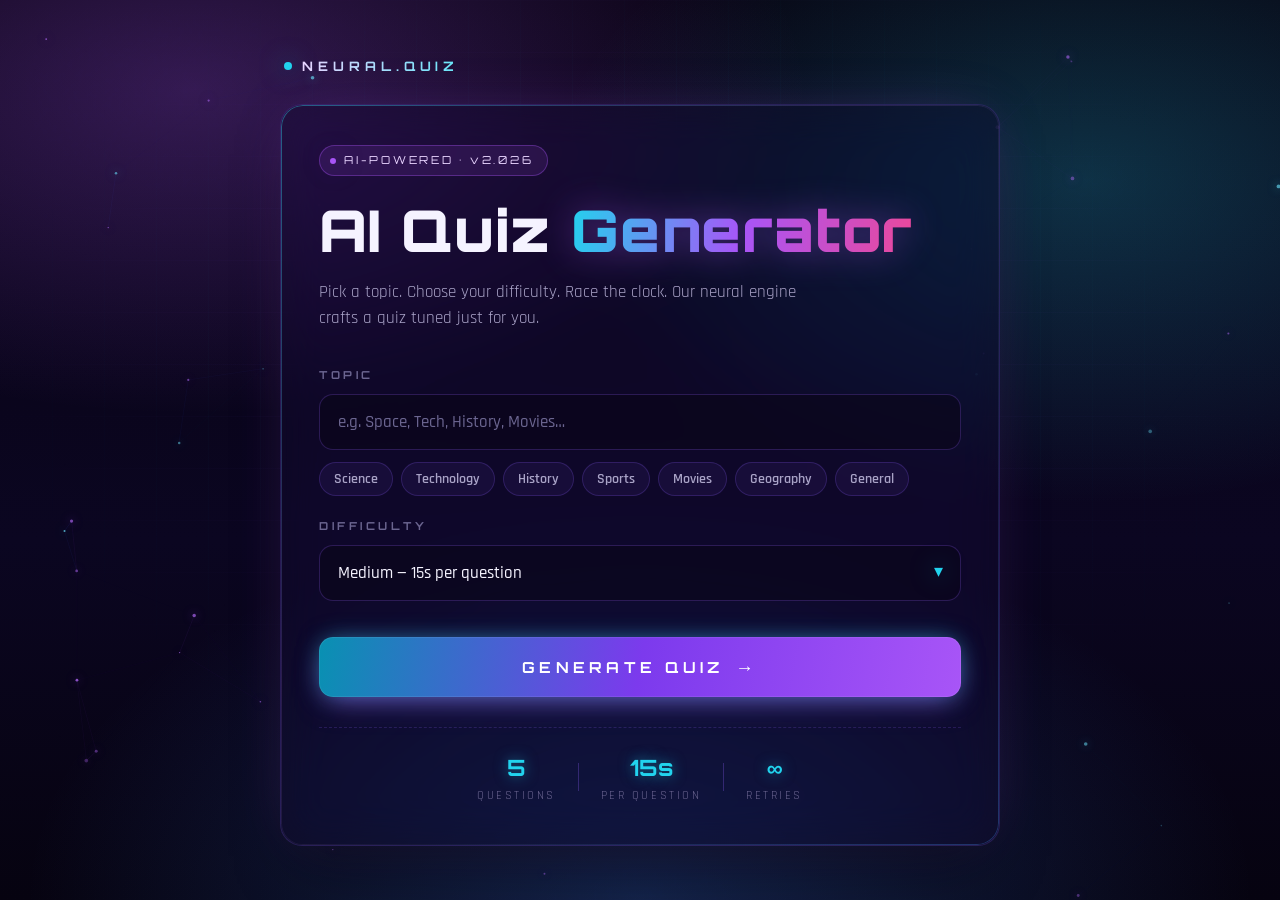
<file: sample 3/index.html>
<!doctype html>
<html lang="en">
<head>
    <meta charset="utf-8" />
    <meta name="viewport" content="width=device-width, initial-scale=1" />
    <title>AI Quiz Generator — Home</title>
    <link rel="preconnect" href="https://fonts.googleapis.com" />
    <link rel="preconnect" href="https://fonts.gstatic.com" crossorigin />
    <link href="https://fonts.googleapis.com/css2?family=Orbitron:wght@500;700;900&family=Rajdhani:wght@400;500;600;700&display=swap" rel="stylesheet" />
    <link rel="stylesheet" href="styles.css" />
</head>
<body>
    <div class="bg-layer bg-gradient"></div>
    <div class="bg-layer bg-mesh"></div>
    <div class="bg-layer bg-grain"></div>
    <canvas id="particles" class="bg-layer"></canvas>

    <main class="app-root">
        <section id="page-home" class="page page-active">
            <div class="brand">
                <span class="brand-dot"></span>
                <span class="brand-text">NEURAL.QUIZ</span>
            </div>

            <div class="glass-card home-card">
                <div class="badge-pill">
                    <span class="pulse-dot"></span>
                    AI-POWERED &middot; v2.026
                </div>

                <h1 class="title">AI Quiz <span class="title-accent">Generator</span></h1>

                <p class="subtitle">
                    Pick a topic. Choose your difficulty. Race the clock.
                    Our neural engine crafts a quiz tuned just for you.
                </p>

                <div class="form-group">
                    <label for="topic-input" class="form-label">TOPIC</label>
                    <div class="input-wrap">
                        <input id="topic-input" type="text" class="form-input"
                               placeholder="e.g. Space, Tech, History, Movies…" autocomplete="off" />
                    </div>
                    <div class="chip-row">
                        <button class="chip" data-topic="Science">Science</button>
                        <button class="chip" data-topic="Technology">Technology</button>
                        <button class="chip" data-topic="History">History</button>
                        <button class="chip" data-topic="Sports">Sports</button>
                        <button class="chip" data-topic="Movies">Movies</button>
                        <button class="chip" data-topic="Geography">Geography</button>
                        <button class="chip" data-topic="General">General</button>
                    </div>
                </div>

                <div class="form-group">
                    <label for="difficulty-select" class="form-label">DIFFICULTY</label>
                    <div class="select-wrap">
                        <select id="difficulty-select" class="form-select">
                            <option value="Easy">Easy — 20s per question</option>
                            <option value="Medium" selected>Medium — 15s per question</option>
                            <option value="Hard">Hard — 10s per question</option>
                        </select>
                        <span class="select-chevron">▾</span>
                    </div>
                </div>

                <button id="generate-btn" class="btn-neon">
                    <span class="btn-label">GENERATE QUIZ</span>
                    <span class="btn-arrow">→</span>
                </button>

                <div class="meta-row">
                    <div class="meta-item"><span class="meta-value" id="meta-questions">5</span><span class="meta-key">questions</span></div>
                    <div class="meta-divider"></div>
                    <div class="meta-item"><span class="meta-value" id="meta-timer">15s</span><span class="meta-key">per question</span></div>
                    <div class="meta-divider"></div>
                    <div class="meta-item"><span class="meta-value">∞</span><span class="meta-key">retries</span></div>
                </div>
            </div>
        </section>
    </main>

    <script src="script.js"></script>
</body>
</html>
</file>
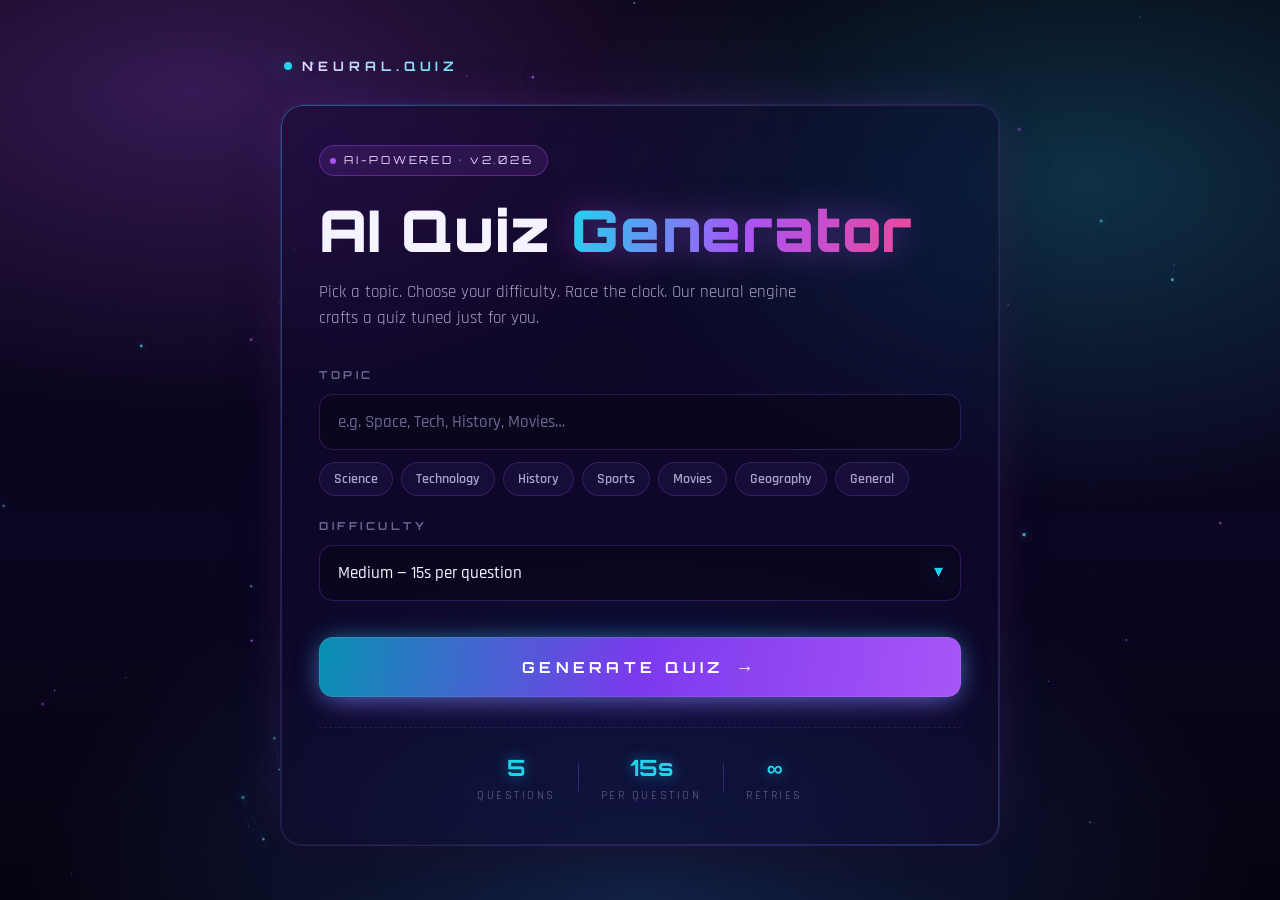
<file: sample 3/quiz.html>
<!doctype html>
<html lang="en">
<head>
    <meta charset="utf-8" />
    <meta name="viewport" content="width=device-width, initial-scale=1" />
    <title>AI Quiz Generator — Quiz</title>
    <link rel="preconnect" href="https://fonts.googleapis.com" />
    <link rel="preconnect" href="https://fonts.gstatic.com" crossorigin />
    <link href="https://fonts.googleapis.com/css2?family=Orbitron:wght@500;700;900&family=Rajdhani:wght@400;500;600;700&display=swap" rel="stylesheet" />
    <link rel="stylesheet" href="styles.css" />
</head>
<body>
    <div class="bg-layer bg-gradient"></div>
    <div class="bg-layer bg-mesh"></div>
    <div class="bg-layer bg-grain"></div>
    <canvas id="particles" class="bg-layer"></canvas>

    <main class="app-root">
        <section id="page-quiz" class="page page-active">
            <header class="quiz-header">
                <div class="progress-wrap">
                    <div class="progress-label">
                        Question <span id="current-q-num">1</span> of <span id="total-q-num">5</span>
                    </div>
                    <div class="progress-bar"><div id="progress-fill" class="progress-fill"></div></div>
                </div>

                <div class="timer-box" id="timer-box">
                    <svg class="timer-ring" width="72" height="72" viewBox="0 0 72 72">
                        <circle cx="36" cy="36" r="30" class="timer-ring-bg"></circle>
                        <circle cx="36" cy="36" r="30" class="timer-ring-fg" id="timer-ring-fg"></circle>
                    </svg>
                    <span class="timer-value" id="timer-value">15</span>
                </div>
            </header>

            <div class="glass-card quiz-card">
                <div class="quiz-topic-tag" id="quiz-topic-tag">TOPIC</div>
                <h2 class="question-text" id="question-text">Question goes here</h2>
                <div class="options-grid" id="options-grid"></div>
                <div class="quiz-footer">
                    <button id="skip-btn" class="btn-ghost">Skip question →</button>
                </div>
            </div>
        </section>
    </main>

    <script src="script.js"></script>
</body>
</html>
</file>
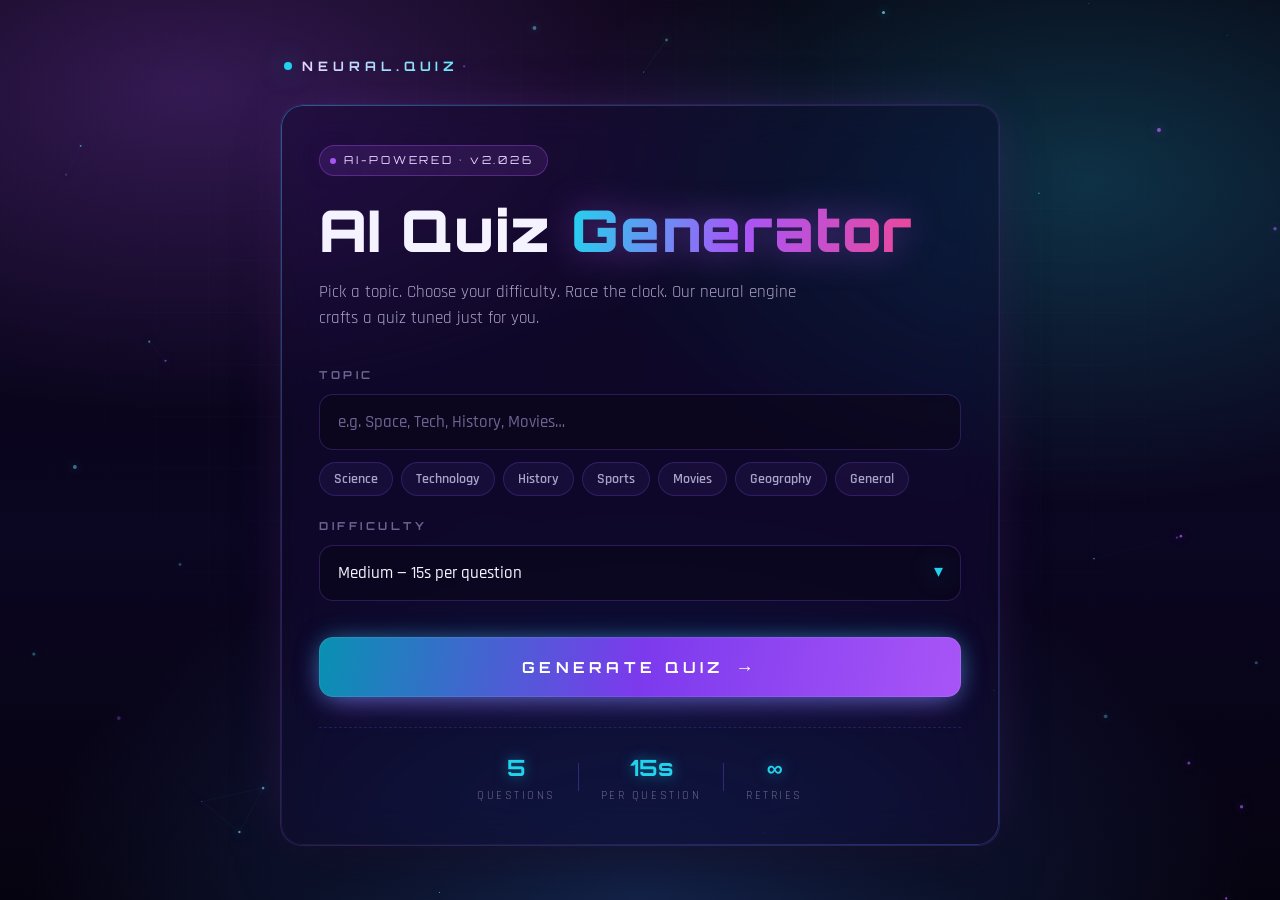
<file: sample 3/result.html>
<!doctype html>
<html lang="en">
<head>
    <meta charset="utf-8" />
    <meta name="viewport" content="width=device-width, initial-scale=1" />
    <title>AI Quiz Generator — Result</title>
    <link rel="preconnect" href="https://fonts.googleapis.com" />
    <link rel="preconnect" href="https://fonts.gstatic.com" crossorigin />
    <link href="https://fonts.googleapis.com/css2?family=Orbitron:wght@500;700;900&family=Rajdhani:wght@400;500;600;700&display=swap" rel="stylesheet" />
    <link rel="stylesheet" href="styles.css" />
</head>
<body>
    <div class="bg-layer bg-gradient"></div>
    <div class="bg-layer bg-mesh"></div>
    <div class="bg-layer bg-grain"></div>
    <canvas id="particles" class="bg-layer"></canvas>

    <main class="app-root">
        <section id="page-result" class="page page-active">
            <div class="glass-card result-card">
                <div class="result-header">
                    <div class="result-badge">QUIZ COMPLETE</div>
                    <h1 class="result-title">Your Score</h1>

                    <div class="score-circle">
                        <svg width="180" height="180" viewBox="0 0 180 180">
                            <circle cx="90" cy="90" r="78" class="score-ring-bg"></circle>
                            <circle cx="90" cy="90" r="78" class="score-ring-fg" id="score-ring-fg"></circle>
                        </svg>
                        <div class="score-inner">
                            <span class="score-value" id="score-value">0</span>
                            <span class="score-total" id="score-total">/5</span>
                        </div>
                    </div>

                    <p class="result-message" id="result-message">Well done!</p>

                    <div class="result-stats">
                        <div class="stat"><span class="stat-num stat-correct" id="stat-correct">0</span><span class="stat-label">Correct</span></div>
                        <div class="stat"><span class="stat-num stat-wrong" id="stat-wrong">0</span><span class="stat-label">Wrong</span></div>
                        <div class="stat"><span class="stat-num stat-skipped" id="stat-skipped">0</span><span class="stat-label">Skipped</span></div>
                    </div>
                </div>

                <div class="review-section">
                    <h3 class="review-title">REVIEW · ANSWERS</h3>
                    <div id="review-list" class="review-list"></div>
                </div>

                <div class="result-actions">
                    <button id="try-again-btn" class="btn-neon">
                        <span class="btn-label">TRY AGAIN</span>
                        <span class="btn-arrow">↻</span>
                    </button>
                    <button id="new-topic-btn" class="btn-ghost-alt">Pick new topic</button>
                </div>
            </div>
        </section>
    </main>

    <script src="script.js"></script>
</body>
</html>
</file>
<file: sample 1/styles.css>
:root {
  --bg: #050712;
  --bg-alt: #090b1a;
  --glass: rgba(15, 20, 40, 0.8);
  --border-glass: rgba(255, 255, 255, 0.08);
  --accent: #00f5ff;
  --accent-soft: rgba(0, 245, 255, 0.2);
  --accent-2: #ff00ff;
  --text-main: #f5f7ff;
  --text-muted: #9aa0c2;
  --danger: #ff3366;
  --radius-lg: 18px;
  --radius-md: 12px;
  --radius-pill: 999px;
  --shadow-soft: 0 18px 45px rgba(0, 0, 0, 0.6);
  --font-main: system-ui, -apple-system, BlinkMacSystemFont, "SF Pro Text",
    "Inter", sans-serif;
}

*,
*::before,
*::after {
  box-sizing: border-box;
}

html,
body {
  margin: 0;
  padding: 0;
  background: radial-gradient(circle at top, #151a3a 0, #050712 55%);
  color: var(--text-main);
  font-family: var(--font-main);
}

body {
  min-height: 100vh;
}

/* Layout helpers */
.section {
  padding: 80px min(7vw, 80px);
}

/* Glassmorphism */
.glass {
  background: linear-gradient(
    135deg,
    rgba(15, 20, 40, 0.9),
    rgba(10, 15, 30, 0.7)
  );
  border-radius: var(--radius-lg);
  border: 1px solid var(--border-glass);
  box-shadow: var(--shadow-soft);
  backdrop-filter: blur(18px);
}

/* Buttons */
.btn {
  border-radius: var(--radius-pill);
  padding: 10px 20px;
  font-size: 0.9rem;
  border: 1px solid transparent;
  cursor: pointer;
  transition: all 0.18s ease-out;
  letter-spacing: 0.04em;
  text-transform: uppercase;
}

.btn.primary {
  background: linear-gradient(135deg, var(--accent), var(--accent-2));
  color: #050712;
  border-color: transparent;
  box-shadow: 0 0 18px rgba(0, 245, 255, 0.4);
}

.btn.primary:hover {
  transform: translateY(-1px) scale(1.01);
  box-shadow: 0 0 26px rgba(0, 245, 255, 0.6);
}

.btn.ghost {
  background: transparent;
  color: var(--text-main);
  border-color: rgba(255, 255, 255, 0.2);
}

.btn.ghost:hover {
  background: rgba(255, 255, 255, 0.04);
}

.btn.full-width {
  width: 100%;
}

/* HEADER */
.site-header {
  position: sticky;
  top: 0;
  z-index: 20;
  margin: 16px auto 0;
  padding: 10px 18px;
  max-width: 1200px;
  display: flex;
  align-items: center;
  gap: 24px;
}

.logo {
  font-weight: 700;
  letter-spacing: 0.18em;
  font-size: 0.8rem;
  text-transform: uppercase;
  color: var(--accent);
}

.main-nav {
  display: flex;
  gap: 18px;
  font-size: 0.85rem;
}

.main-nav a {
  color: var(--text-muted);
  text-decoration: none;
  position: relative;
  padding-bottom: 4px;
}

.main-nav a::after {
  content: "";
  position: absolute;
  left: 0;
  bottom: 0;
  width: 0;
  height: 2px;
  background: linear-gradient(90deg, var(--accent), var(--accent-2));
  transition: width 0.18s ease-out;
}

.main-nav a:hover {
  color: var(--text-main);
}

.main-nav a:hover::after {
  width: 100%;
}

.header-actions {
  margin-left: auto;
  display: flex;
  gap: 10px;
}

/* HERO */
.hero-section {
  padding: 80px min(7vw, 80px) 60px;
}

.hero-inner {
  max-width: 1200px;
  margin: 0 auto;
  display: grid;
  grid-template-columns: minmax(0, 1.4fr) minmax(0, 1fr);
  gap: 40px;
  align-items: center;
}

.hero-title {
  font-size: clamp(3rem, 6vw, 4.5rem);
  letter-spacing: 0.25em;
  text-transform: uppercase;
  margin: 0 0 16px;
  background: linear-gradient(120deg, #ffffff, var(--accent), var(--accent-2));
  -webkit-background-clip: text;
  background-clip: text;
  color: transparent;
}

.hero-subtitle {
  margin: 0 0 28px;
  color: var(--text-muted);
  max-width: 480px;
  line-height: 1.6;
}

.hero-form {
  padding: 22px 22px 24px;
}

.hero-form h2 {
  margin: 0 0 16px;
  font-size: 1.1rem;
}

.hero-form label {
  display: block;
  font-size: 0.8rem;
  text-transform: uppercase;
  letter-spacing: 0.12em;
  color: var(--text-muted);
  margin-bottom: 12px;
}

.hero-form input,
.hero-form select {
  width: 100%;
  margin-top: 6px;
  padding: 9px 11px;
  border-radius: var(--radius-md);
  border: 1px solid rgba(255, 255, 255, 0.16);
  background: rgba(5, 7, 18, 0.9);
  color: var(--text-main);
  font-size: 0.9rem;
}

.hero-form input:focus,
.hero-form select:focus {
  outline: none;
  border-color: var(--accent);
  box-shadow: 0 0 0 1px rgba(0, 245, 255, 0.4);
}

/* Hero visual */
.hero-visual {
  padding: 26px 22px 24px;
  text-align: center;
  position: relative;
  overflow: hidden;
}

.hero-visual::before {
  content: "";
  position: absolute;
  inset: -40%;
  background: radial-gradient(circle at 20% 0, rgba(0, 245, 255, 0.18), transparent),
    radial-gradient(circle at 80% 100%, rgba(255, 0, 255, 0.18), transparent);
  opacity: 0.9;
  pointer-events: none;
}

.countdown-ring {
  position: relative;
  width: 160px;
  height: 160px;
  margin: 0 auto 16px;
  border-radius: 50%;
  border: 2px solid rgba(255, 255, 255, 0.08);
  display: grid;
  place-items: center;
  background: radial-gradient(circle, rgba(0, 0, 0, 0.9), transparent);
  box-shadow: 0 0 40px rgba(0, 245, 255, 0.4);
}

.countdown-ring::before {
  content: "";
  position: absolute;
  inset: 10px;
  border-radius: 50%;
  border: 3px solid transparent;
  border-top-color: var(--accent);
  border-right-color: var(--accent-2);
  filter: drop-shadow(0 0 12px rgba(0, 245, 255, 0.8));
  animation: spin 4s linear infinite;
}

#countdown {
  font-size: 3rem;
  font-weight: 700;
  color: var(--accent);
}

.countdown-label {
  font-size: 0.9rem;
  letter-spacing: 0.18em;
  text-transform: uppercase;
  margin: 0 0 6px;
}

.countdown-text {
  margin: 0;
  color: var(--text-muted);
  font-size: 0.9rem;
}

/* Sections shared */
.section-header {
  max-width: 720px;
  margin: 0 auto 32px;
  text-align: center;
}

.section-header h2 {
  margin: 0 0 10px;
  font-size: 1.8rem;
}

.section-header p {
  margin: 0;
  color: var(--text-muted);
}

/* Features */
.features-section {
  position: relative;
}

.features-grid {
  max-width: 1100px;
  margin: 0 auto 32px;
  display: grid;
  grid-template-columns: repeat(3, minmax(0, 1fr));
  gap: 20px;
}

.feature-card {
  padding: 20px 18px;
}

.feature-card h3 {
  margin: 0 0 8px;
  font-size: 1.1rem;
}

.feature-card p {
  margin: 0;
  color: var(--text-muted);
  font-size: 0.9rem;
}

/* Marquee */
.marquee {
  overflow: hidden;
  border-radius: var(--radius-pill);
  border: 1px solid rgba(255, 255, 255, 0.12);
  background: radial-gradient(circle at 0 0, var(--accent-soft), transparent),
    radial-gradient(circle at 100% 100%, rgba(255, 0, 255, 0.18), transparent);
}

.marquee-inner {
  display: inline-block;
  padding: 10px 0;
  white-space: nowrap;
  animation: marquee 18s linear infinite;
  font-size: 0.8rem;
  letter-spacing: 0.25em;
  text-transform: uppercase;
}

/* How it works */
.how-section .steps {
  max-width: 900px;
  margin: 0 auto;
  display: grid;
  grid-template-columns: repeat(4, minmax(0, 1fr));
  gap: 18px;
}

.step {
  padding: 18px 16px;
  border-radius: var(--radius-md);
  border: 1px solid rgba(255, 255, 255, 0.12);
  background: radial-gradient(circle at top, rgba(0, 245, 255, 0.12), transparent);
}

.step-number {
  display: inline-block;
  font-size: 0.9rem;
  letter-spacing: 0.18em;
  text-transform: uppercase;
  color: var(--accent);
  margin-bottom: 8px;
}

.step-text {
  margin: 0;
  font-size: 0.9rem;
  color: var(--text-muted);
}

/* Engine section */
.engine-section hr {
  border: none;
  border-top: 1px solid rgba(255, 255, 255, 0.16);
  max-width: 220px;
  margin: 12px auto 0;
}

.engine-grid {
  max-width: 1100px;
  margin: 32px auto 0;
  display: grid;
  grid-template-columns: repeat(3, minmax(0, 1fr));
  gap: 18px;
}

.engine-card {
  padding: 18px 16px;
}

.engine-card h3 {
  margin: 0 0 8px;
  font-size: 1rem;
}

.engine-card p {
  margin: 0;
  font-size: 0.9rem;
  color: var(--text-muted);
}

/* Footer */
.site-footer {
  padding: 32px min(7vw, 80px) 40px;
  border-top: 1px solid rgba(255, 255, 255, 0.12);
  background: radial-gradient(circle at top, rgba(0, 245, 255, 0.08), transparent);
}

.footer-inner {
  max-width: 1100px;
  margin: 0 auto;
  display: flex;
  flex-wrap: wrap;
  gap: 16px;
  align-items: center;
  justify-content: space-between;
  font-size: 0.85rem;
}

.footer-brand {
  letter-spacing: 0.18em;
  text-transform: uppercase;
  color: var(--accent);
}

.footer-social {
  display: flex;
  gap: 12px;
}

.footer-social a {
  color: var(--text-muted);
  text-decoration: none;
  font-size: 0.85rem;
}

.footer-social a:hover {
  color: var(--accent);
}

.footer-copy {
  color: var(--text-muted);
}

/* Animations */
@keyframes spin {
  to {
    transform: rotate(360deg);
  }
}

@keyframes marquee {
  from {
    transform: translateX(0);
  }
  to {
    transform: translateX(-50%);
  }
}

/* Responsive */
@media (max-width: 900px) {
  .site-header {
    flex-wrap: wrap;
    gap: 12px;
  }

  .main-nav {
    flex-wrap: wrap;
    justify-content: center;
    width: 100%;
  }

  .hero-inner {
    grid-template-columns: minmax(0, 1fr);
  }

  .hero-visual {
    order: -1;
  }

  .features-grid,
  .engine-grid {
    grid-template-columns: repeat(2, minmax(0, 1fr));
  }

  .how-section .steps {
    grid-template-columns: repeat(2, minmax(0, 1fr));
  }
}

@media (max-width: 600px) {
  .section,
  .hero-section,
  .site-footer {
    padding-inline: 18px;
  }

  .features-grid,
  .engine-grid,
  .how-section .steps {
    grid-template-columns: minmax(0, 1fr);
  }

  .site-header {
    padding-inline: 14px;
  }
}
</file>
<file: sample 3/styles.css>
:root {
    --bg-deep: #05020f;
    --panel: rgba(18, 12, 42, 0.45);
    --panel-border: rgba(139, 92, 246, 0.22);
    --neon-cyan: #22d3ee;
    --neon-blue: #3b82f6;
    --neon-purple: #a855f7;
    --neon-pink: #ec4899;
    --neon-green: #22c55e;
    --neon-red: #ef4444;
    --text-primary: #f5f3ff;
    --text-secondary: #a9a3c7;
    --text-muted: #6b6590;
    --radius-lg: 22px;
    --radius-md: 14px;
    --font-display: 'Orbitron', 'Rajdhani', sans-serif;
    --font-body: 'Rajdhani', 'Orbitron', sans-serif;
}
* { box-sizing: border-box; margin: 0; padding: 0; }
*::selection { background: var(--neon-cyan); color: #05020f; }
html, body {
    min-height: 100vh;
    background: var(--bg-deep);
    color: var(--text-primary);
    font-family: var(--font-body);
    font-size: 16px;
    line-height: 1.55;
    overflow-x: hidden;
}
body { position: relative; min-height: 100vh; }

.bg-layer { position: fixed; inset: 0; pointer-events: none; z-index: 0; }
.bg-gradient {
    background:
        radial-gradient(ellipse 80% 60% at 15% 10%, rgba(168, 85, 247, 0.28), transparent 60%),
        radial-gradient(ellipse 70% 60% at 85% 20%, rgba(34, 211, 238, 0.22), transparent 60%),
        radial-gradient(ellipse 80% 70% at 50% 100%, rgba(59, 130, 246, 0.25), transparent 60%),
        linear-gradient(180deg, #06010f 0%, #0a0520 60%, #05020f 100%);
    animation: bg-shift 22s ease-in-out infinite alternate;
}
@keyframes bg-shift {
    0% { filter: hue-rotate(0deg) saturate(1); }
    100% { filter: hue-rotate(30deg) saturate(1.2); }
}
.bg-mesh {
    background-image:
        linear-gradient(rgba(139, 92, 246, 0.06) 1px, transparent 1px),
        linear-gradient(90deg, rgba(34, 211, 238, 0.05) 1px, transparent 1px);
    background-size: 52px 52px, 52px 52px;
    mask-image: radial-gradient(ellipse 70% 70% at 50% 40%, #000 30%, transparent 75%);
    -webkit-mask-image: radial-gradient(ellipse 70% 70% at 50% 40%, #000 30%, transparent 75%);
    opacity: 0.6;
}
.bg-grain {
    background-image: url("data:image/svg+xml,%3Csvg viewBox='0 0 200 200' xmlns='http://www.w3.org/2000/svg'%3E%3Cfilter id='n'%3E%3CfeTurbulence type='fractalNoise' baseFrequency='0.9' numOctaves='2' stitchTiles='stitch'/%3E%3CfeColorMatrix values='0 0 0 0 1  0 0 0 0 1  0 0 0 0 1  0 0 0 0.07 0'/%3E%3C/filter%3E%3Crect width='100%25' height='100%25' filter='url(%23n)'/%3E%3C/svg%3E");
    opacity: 0.4;
    mix-blend-mode: overlay;
}
#particles { z-index: 0; }

.app-root {
    position: relative;
    z-index: 2;
    min-height: 100vh;
    width: 100%;
    display: flex;
    align-items: center;
    justify-content: center;
    padding: 48px 20px 48px;
}
.page { width: 100%; max-width: 720px; display: none; animation: page-in 0.55s cubic-bezier(0.2, 0.8, 0.2, 1); }
.page-active { display: block; }
@keyframes page-in {
    0% { opacity: 0; transform: translateY(18px) scale(0.985); }
    100% { opacity: 1; transform: translateY(0) scale(1); }
}

.glass-card {
    position: relative;
    background: var(--panel);
    border: 1px solid var(--panel-border);
    border-radius: var(--radius-lg);
    padding: 40px 38px;
    backdrop-filter: blur(22px) saturate(140%);
    -webkit-backdrop-filter: blur(22px) saturate(140%);
    box-shadow:
        0 30px 60px -20px rgba(0, 0, 0, 0.6),
        0 0 0 1px rgba(255, 255, 255, 0.03) inset,
        0 0 60px -20px rgba(168, 85, 247, 0.35);
    overflow: hidden;
}
.glass-card::before {
    content: '';
    position: absolute;
    inset: 0;
    border-radius: inherit;
    padding: 1px;
    background: linear-gradient(135deg, rgba(34, 211, 238, 0.4), rgba(168, 85, 247, 0.15) 40%, transparent 60%, rgba(59, 130, 246, 0.3) 100%);
    -webkit-mask: linear-gradient(#000, #000) content-box, linear-gradient(#000, #000);
    mask: linear-gradient(#000, #000) content-box, linear-gradient(#000, #000);
    -webkit-mask-composite: xor;
    mask-composite: exclude;
    pointer-events: none;
}

.brand {
    display: inline-flex;
    align-items: center;
    gap: 10px;
    font-family: var(--font-display);
    font-weight: 700;
    font-size: 13px;
    letter-spacing: 0.38em;
    color: var(--text-secondary);
    margin-bottom: 28px;
    padding-left: 4px;
}
.brand-dot {
    width: 8px; height: 8px;
    border-radius: 50%;
    background: var(--neon-cyan);
    box-shadow: 0 0 24px rgba(34, 211, 238, 0.55);
    animation: pulse 2s ease-in-out infinite;
}
.brand-text { background: linear-gradient(90deg, #e9d5ff, #67e8f9); -webkit-background-clip: text; background-clip: text; color: transparent; }
@keyframes pulse {
    0%, 100% { opacity: 1; transform: scale(1); }
    50% { opacity: 0.6; transform: scale(1.15); }
}

.badge-pill {
    display: inline-flex;
    align-items: center;
    gap: 8px;
    padding: 6px 14px 6px 10px;
    background: rgba(168, 85, 247, 0.12);
    border: 1px solid rgba(168, 85, 247, 0.35);
    border-radius: 999px;
    font-family: var(--font-display);
    font-size: 11px;
    letter-spacing: 0.25em;
    color: #e9d5ff;
    margin-bottom: 24px;
}
.pulse-dot {
    width: 6px; height: 6px;
    border-radius: 50%;
    background: var(--neon-purple);
    box-shadow: 0 0 28px rgba(168, 85, 247, 0.5);
    animation: pulse 1.8s ease-in-out infinite;
}

.title {
    font-family: var(--font-display);
    font-weight: 900;
    font-size: clamp(2.4rem, 5.5vw, 3.6rem);
    line-height: 1.05;
    letter-spacing: 0.02em;
    margin-bottom: 18px;
    color: #f5f3ff;
}
.title-accent {
    background: linear-gradient(100deg, #22d3ee 0%, #a855f7 50%, #ec4899 100%);
    -webkit-background-clip: text;
    background-clip: text;
    color: transparent;
    filter: drop-shadow(0 0 18px rgba(168, 85, 247, 0.45));
}
.subtitle { font-size: 1.05rem; color: var(--text-secondary); max-width: 520px; margin-bottom: 36px; }

.form-group { margin-bottom: 22px; }
.form-label {
    display: block;
    font-family: var(--font-display);
    font-size: 11px;
    font-weight: 700;
    letter-spacing: 0.32em;
    color: var(--text-muted);
    margin-bottom: 10px;
}
.input-wrap, .select-wrap { position: relative; }
.form-input, .form-select {
    width: 100%;
    padding: 16px 18px;
    background: rgba(10, 6, 26, 0.6);
    border: 1px solid rgba(139, 92, 246, 0.25);
    border-radius: var(--radius-md);
    color: var(--text-primary);
    font-family: var(--font-body);
    font-size: 1.05rem;
    font-weight: 500;
    outline: none;
    transition: border-color 0.3s ease, box-shadow 0.3s ease, background 0.3s ease;
}
.form-input::placeholder { color: var(--text-muted); }
.form-input:focus, .form-select:focus {
    border-color: var(--neon-cyan);
    box-shadow: 0 0 0 3px rgba(34, 211, 238, 0.15), 0 0 28px -4px rgba(34, 211, 238, 0.55);
    background: rgba(10, 6, 26, 0.8);
}
.form-select { appearance: none; -webkit-appearance: none; padding-right: 44px; cursor: pointer; }
.form-select option { background: #0a0520; color: var(--text-primary); }
.select-chevron {
    position: absolute; right: 18px; top: 50%; transform: translateY(-50%);
    color: var(--neon-cyan); font-size: 1.1rem; pointer-events: none;
    text-shadow: 0 0 24px rgba(34, 211, 238, 0.55);
}

.chip-row { display: flex; flex-wrap: wrap; gap: 8px; margin-top: 12px; }
.chip {
    padding: 7px 14px;
    background: rgba(139, 92, 246, 0.08);
    border: 1px solid rgba(139, 92, 246, 0.22);
    color: var(--text-secondary);
    border-radius: 999px;
    font-family: var(--font-body);
    font-size: 0.88rem;
    font-weight: 600;
    cursor: pointer;
    transition: background 0.25s ease, border-color 0.25s ease, color 0.25s ease, transform 0.25s ease;
}
.chip:hover {
    background: rgba(34, 211, 238, 0.12);
    border-color: var(--neon-cyan);
    color: #e0f9ff;
    transform: translateY(-1px);
}
.chip.active {
    background: linear-gradient(120deg, rgba(34, 211, 238, 0.22), rgba(168, 85, 247, 0.22));
    border-color: var(--neon-cyan);
    color: #fff;
    box-shadow: 0 0 16px rgba(34, 211, 238, 0.4);
}

.btn-neon {
    position: relative;
    display: inline-flex;
    align-items: center;
    justify-content: center;
    gap: 12px;
    width: 100%;
    padding: 18px 28px;
    margin-top: 14px;
    background: linear-gradient(100deg, #0891b2 0%, #7c3aed 50%, #a855f7 100%);
    color: #fff;
    font-family: var(--font-display);
    font-size: 0.95rem;
    font-weight: 700;
    letter-spacing: 0.28em;
    border: none;
    border-radius: var(--radius-md);
    cursor: pointer;
    overflow: hidden;
    transition: transform 0.25s ease, box-shadow 0.35s ease, filter 0.3s ease;
    box-shadow:
        0 10px 30px -8px rgba(168, 85, 247, 0.55),
        0 0 24px -4px rgba(34, 211, 238, 0.55),
        0 0 0 1px rgba(255, 255, 255, 0.08) inset;
}
.btn-neon::before {
    content: '';
    position: absolute;
    inset: 0;
    background: linear-gradient(100deg, transparent 30%, rgba(255,255,255,0.22) 50%, transparent 70%);
    transform: translateX(-120%);
    transition: transform 0.7s ease;
}
.btn-neon:hover {
    transform: translateY(-2px);
    filter: brightness(1.08);
    box-shadow:
        0 14px 36px -8px rgba(168, 85, 247, 0.75),
        0 0 48px -4px rgba(34, 211, 238, 0.7),
        0 0 0 1px rgba(255, 255, 255, 0.15) inset;
}
.btn-neon:hover::before { transform: translateX(120%); }
.btn-neon:active { transform: translateY(0); }
.btn-arrow { font-size: 1.15rem; transition: transform 0.25s ease; }
.btn-neon:hover .btn-arrow { transform: translateX(4px); }

.btn-ghost {
    background: transparent;
    border: 1px solid rgba(139, 92, 246, 0.3);
    color: var(--text-secondary);
    padding: 10px 18px;
    border-radius: 999px;
    font-family: var(--font-body);
    font-weight: 600;
    cursor: pointer;
    transition: all 0.25s ease;
}
.btn-ghost:hover {
    border-color: var(--neon-cyan);
    color: var(--neon-cyan);
    background: rgba(34, 211, 238, 0.06);
}
.btn-ghost-alt {
    background: transparent;
    border: 1px solid rgba(139, 92, 246, 0.35);
    color: var(--text-secondary);
    padding: 14px 24px;
    border-radius: var(--radius-md);
    font-family: var(--font-display);
    font-size: 0.78rem;
    font-weight: 700;
    letter-spacing: 0.22em;
    cursor: pointer;
    transition: all 0.25s ease;
}
.btn-ghost-alt:hover {
    border-color: var(--neon-cyan);
    color: #fff;
    background: rgba(34, 211, 238, 0.08);
    box-shadow: 0 0 24px -4px rgba(34, 211, 238, 0.4);
}

.meta-row {
    display: flex;
    align-items: center;
    justify-content: center;
    gap: 22px;
    margin-top: 30px;
    padding-top: 22px;
    border-top: 1px dashed rgba(139, 92, 246, 0.2);
}
.meta-item { display: flex; flex-direction: column; align-items: center; gap: 2px; }
.meta-value {
    font-family: var(--font-display);
    font-weight: 700;
    font-size: 1.4rem;
    color: var(--neon-cyan);
    text-shadow: 0 0 14px rgba(34, 211, 238, 0.5);
}
.meta-key { font-size: 0.72rem; letter-spacing: 0.22em; text-transform: uppercase; color: var(--text-muted); }
.meta-divider { width: 1px; height: 28px; background: rgba(139, 92, 246, 0.3); }

.quiz-header { display: flex; align-items: center; justify-content: space-between; gap: 20px; margin-bottom: 22px; padding: 0 6px; }
.progress-wrap { flex: 1; }
.progress-label {
    font-family: var(--font-display);
    font-size: 0.78rem;
    letter-spacing: 0.26em;
    color: var(--text-secondary);
    margin-bottom: 10px;
}
.progress-label span { color: var(--neon-cyan); font-weight: 700; }
.progress-bar {
    height: 6px;
    background: rgba(139, 92, 246, 0.14);
    border-radius: 999px;
    overflow: hidden;
    border: 1px solid rgba(139, 92, 246, 0.2);
}
.progress-fill {
    height: 100%;
    width: 0%;
    background: linear-gradient(90deg, #22d3ee, #a855f7, #ec4899);
    box-shadow: 0 0 18px rgba(168, 85, 247, 0.6);
    border-radius: 999px;
    transition: width 0.5s cubic-bezier(0.2, 0.8, 0.2, 1);
}

.timer-box { position: relative; width: 78px; height: 78px; display: flex; align-items: center; justify-content: center; flex-shrink: 0; }
.timer-ring { position: absolute; inset: 3px; transform: rotate(-90deg); }
.timer-ring-bg { fill: rgba(10, 6, 26, 0.7); stroke: rgba(139, 92, 246, 0.25); stroke-width: 4; }
.timer-ring-fg {
    fill: none;
    stroke: var(--neon-cyan);
    stroke-width: 4;
    stroke-linecap: round;
    stroke-dasharray: 188.5;
    stroke-dashoffset: 0;
    filter: drop-shadow(0 0 8px rgba(34, 211, 238, 0.8));
    transition: stroke-dashoffset 1s linear, stroke 0.3s ease, filter 0.3s ease;
}
.timer-value {
    position: relative;
    font-family: var(--font-display);
    font-weight: 700;
    font-size: 1.5rem;
    color: var(--neon-cyan);
    text-shadow: 0 0 14px rgba(34, 211, 238, 0.6);
    z-index: 1;
}
.timer-box.low .timer-ring-fg { stroke: var(--neon-red); filter: drop-shadow(0 0 12px rgba(239, 68, 68, 0.9)); }
.timer-box.low .timer-value {
    color: #ff8b8b;
    text-shadow: 0 0 16px rgba(239, 68, 68, 0.8);
    animation: timer-pulse 0.6s ease-in-out infinite;
}
@keyframes timer-pulse {
    0%, 100% { transform: scale(1); }
    50% { transform: scale(1.15); }
}

.quiz-card { padding: 34px 32px 28px; }
.quiz-topic-tag {
    display: inline-block;
    padding: 5px 12px;
    background: rgba(34, 211, 238, 0.1);
    border: 1px solid rgba(34, 211, 238, 0.3);
    border-radius: 999px;
    font-family: var(--font-display);
    font-size: 0.7rem;
    letter-spacing: 0.3em;
    color: var(--neon-cyan);
    margin-bottom: 18px;
}
.question-text {
    font-family: var(--font-display);
    font-weight: 500;
    font-size: clamp(1.3rem, 2.8vw, 1.7rem);
    line-height: 1.4;
    color: #fff;
    margin-bottom: 28px;
}

.options-grid { display: grid; grid-template-columns: 1fr 1fr; gap: 14px; }
.option-card {
    position: relative;
    display: flex;
    align-items: center;
    gap: 14px;
    padding: 18px 20px;
    background: rgba(18, 12, 42, 0.5);
    border: 1px solid rgba(139, 92, 246, 0.22);
    border-radius: var(--radius-md);
    cursor: pointer;
    text-align: left;
    color: var(--text-primary);
    font-family: var(--font-body);
    font-size: 1rem;
    font-weight: 500;
    transition: border-color 0.25s ease, transform 0.25s ease, background 0.25s ease, box-shadow 0.3s ease;
    overflow: hidden;
}
.option-card::before {
    content: '';
    position: absolute;
    inset: 0;
    background: radial-gradient(circle at var(--mx, 50%) var(--my, 50%), rgba(34, 211, 238, 0.16), transparent 55%);
    opacity: 0;
    transition: opacity 0.3s ease;
    pointer-events: none;
}
.option-card:hover {
    border-color: var(--neon-cyan);
    transform: translateY(-2px);
    background: rgba(34, 211, 238, 0.06);
    box-shadow: 0 10px 30px -10px rgba(34, 211, 238, 0.5);
}
.option-card:hover::before { opacity: 1; }
.option-letter {
    flex-shrink: 0;
    width: 36px; height: 36px;
    display: flex; align-items: center; justify-content: center;
    background: rgba(139, 92, 246, 0.16);
    border: 1px solid rgba(139, 92, 246, 0.4);
    border-radius: 10px;
    font-family: var(--font-display);
    font-weight: 700;
    font-size: 0.95rem;
    color: #e9d5ff;
    transition: all 0.25s ease;
}
.option-card:hover .option-letter {
    background: rgba(34, 211, 238, 0.2);
    border-color: var(--neon-cyan);
    color: #a5f3fc;
}
.option-card.selected {
    border-color: var(--neon-purple);
    background: rgba(168, 85, 247, 0.14);
    box-shadow: 0 0 0 2px rgba(168, 85, 247, 0.3), 0 0 32px -4px rgba(168, 85, 247, 0.6);
}
.option-card.selected .option-letter {
    background: linear-gradient(135deg, var(--neon-cyan), var(--neon-purple));
    border-color: transparent;
    color: #fff;
    box-shadow: 0 0 14px rgba(168, 85, 247, 0.6);
}
.option-text { flex: 1; line-height: 1.4; }
.quiz-footer { display: flex; justify-content: flex-end; margin-top: 24px; }

.result-card { padding: 44px 38px 34px; }
.result-header { text-align: center; }
.result-badge {
    display: inline-block;
    padding: 6px 14px;
    background: rgba(34, 211, 238, 0.12);
    border: 1px solid rgba(34, 211, 238, 0.4);
    border-radius: 999px;
    font-family: var(--font-display);
    font-size: 0.7rem;
    letter-spacing: 0.32em;
    color: var(--neon-cyan);
    margin-bottom: 14px;
}
.result-title {
    font-family: var(--font-display);
    font-weight: 700;
    font-size: 2.2rem;
    color: #fff;
    margin-bottom: 26px;
}
.score-circle { position: relative; width: 180px; height: 180px; margin: 0 auto 26px; }
.score-circle svg { transform: rotate(-90deg); }
.score-ring-bg { fill: rgba(10, 6, 26, 0.5); stroke: rgba(139, 92, 246, 0.22); stroke-width: 8; }
.score-ring-fg {
    fill: none;
    stroke: #a855f7;
    stroke-width: 8;
    stroke-linecap: round;
    stroke-dasharray: 490.1;
    stroke-dashoffset: 490.1;
    filter: drop-shadow(0 0 14px rgba(168, 85, 247, 0.7));
    transition: stroke-dashoffset 1.2s cubic-bezier(0.2, 0.8, 0.2, 1);
}
.score-inner { position: absolute; inset: 0; display: flex; align-items: center; justify-content: center; gap: 4px; }
.score-value {
    font-family: var(--font-display);
    font-size: 3.2rem;
    font-weight: 900;
    background: linear-gradient(120deg, #22d3ee, #a855f7);
    -webkit-background-clip: text;
    background-clip: text;
    color: transparent;
    filter: drop-shadow(0 0 18px rgba(168, 85, 247, 0.4));
}
.score-total { font-family: var(--font-display); font-size: 1.3rem; color: var(--text-muted); font-weight: 500; margin-top: 14px; }
.result-message { font-size: 1.1rem; color: var(--text-secondary); margin-bottom: 24px; font-weight: 500; }

.result-stats { display: grid; grid-template-columns: repeat(3, 1fr); gap: 14px; margin-bottom: 36px; }
.stat {
    padding: 16px 10px;
    background: rgba(18, 12, 42, 0.5);
    border: 1px solid rgba(139, 92, 246, 0.2);
    border-radius: var(--radius-md);
    display: flex;
    flex-direction: column;
    align-items: center;
    gap: 6px;
}
.stat-num { font-family: var(--font-display); font-size: 1.7rem; font-weight: 700; }
.stat-correct { color: var(--neon-green); text-shadow: 0 0 12px rgba(34, 197, 94, 0.5); }
.stat-wrong { color: var(--neon-red); text-shadow: 0 0 12px rgba(239, 68, 68, 0.5); }
.stat-skipped { color: #facc15; text-shadow: 0 0 12px rgba(250, 204, 21, 0.4); }
.stat-label { font-size: 0.72rem; letter-spacing: 0.2em; text-transform: uppercase; color: var(--text-muted); }

.review-section { margin-bottom: 26px; }
.review-title {
    font-family: var(--font-display);
    font-size: 0.78rem;
    letter-spacing: 0.3em;
    color: var(--text-muted);
    text-align: left;
    margin-bottom: 16px;
    padding-left: 4px;
}
.review-list { display: flex; flex-direction: column; gap: 12px; }
.review-item {
    padding: 16px 18px;
    background: rgba(18, 12, 42, 0.45);
    border: 1px solid rgba(139, 92, 246, 0.18);
    border-radius: var(--radius-md);
    text-align: left;
    animation: page-in 0.4s ease both;
}
.review-item-head {
    display: flex; align-items: center; gap: 10px;
    margin-bottom: 10px;
    font-family: var(--font-display);
    font-size: 0.75rem;
    letter-spacing: 0.24em;
    color: var(--text-muted);
}
.review-status { padding: 3px 10px; border-radius: 999px; font-size: 0.66rem; letter-spacing: 0.2em; font-weight: 700; }
.review-status.correct { background: rgba(34, 197, 94, 0.14); color: #86efac; border: 1px solid rgba(34, 197, 94, 0.4); }
.review-status.wrong { background: rgba(239, 68, 68, 0.14); color: #fca5a5; border: 1px solid rgba(239, 68, 68, 0.4); }
.review-status.skipped { background: rgba(250, 204, 21, 0.12); color: #fde68a; border: 1px solid rgba(250, 204, 21, 0.4); }
.review-q { font-family: var(--font-display); font-weight: 500; font-size: 1rem; color: #fff; margin-bottom: 10px; line-height: 1.4; }
.review-ans { display: flex; flex-wrap: wrap; gap: 12px; font-size: 0.92rem; color: var(--text-secondary); }
.review-ans b { font-weight: 600; color: var(--text-primary); }
.review-ans .your { color: #fca5a5; }
.review-ans .right { color: #86efac; }
.review-item.correct-item { border-color: rgba(34, 197, 94, 0.4); box-shadow: 0 0 24px -8px rgba(34, 197, 94, 0.3); }
.review-item.wrong-item { border-color: rgba(239, 68, 68, 0.4); box-shadow: 0 0 24px -8px rgba(239, 68, 68, 0.3); }
.review-item.skipped-item { border-color: rgba(250, 204, 21, 0.35); }

.result-actions { display: flex; flex-direction: column; gap: 12px; align-items: stretch; }

@media (max-width: 620px) {
    .app-root { padding: 24px 14px; }
    .glass-card { padding: 28px 22px; border-radius: 18px; }
    .options-grid { grid-template-columns: 1fr; }
    .title { font-size: clamp(2rem, 9vw, 2.8rem); }
    .quiz-header { gap: 14px; }
    .timer-box { width: 68px; height: 68px; }
    .timer-value { font-size: 1.25rem; }
    .result-title { font-size: 1.7rem; }
    .score-circle { width: 150px; height: 150px; }
    .score-value { font-size: 2.5rem; }
    .meta-row { gap: 12px; }
    .meta-value { font-size: 1.1rem; }
    .brand { margin-bottom: 20px; }
}
@media (max-width: 400px) {
    .result-stats { grid-template-columns: 1fr 1fr; }
    .result-stats .stat:last-child { grid-column: span 2; }
    .chip { font-size: 0.82rem; padding: 6px 12px; }
}
</file>
